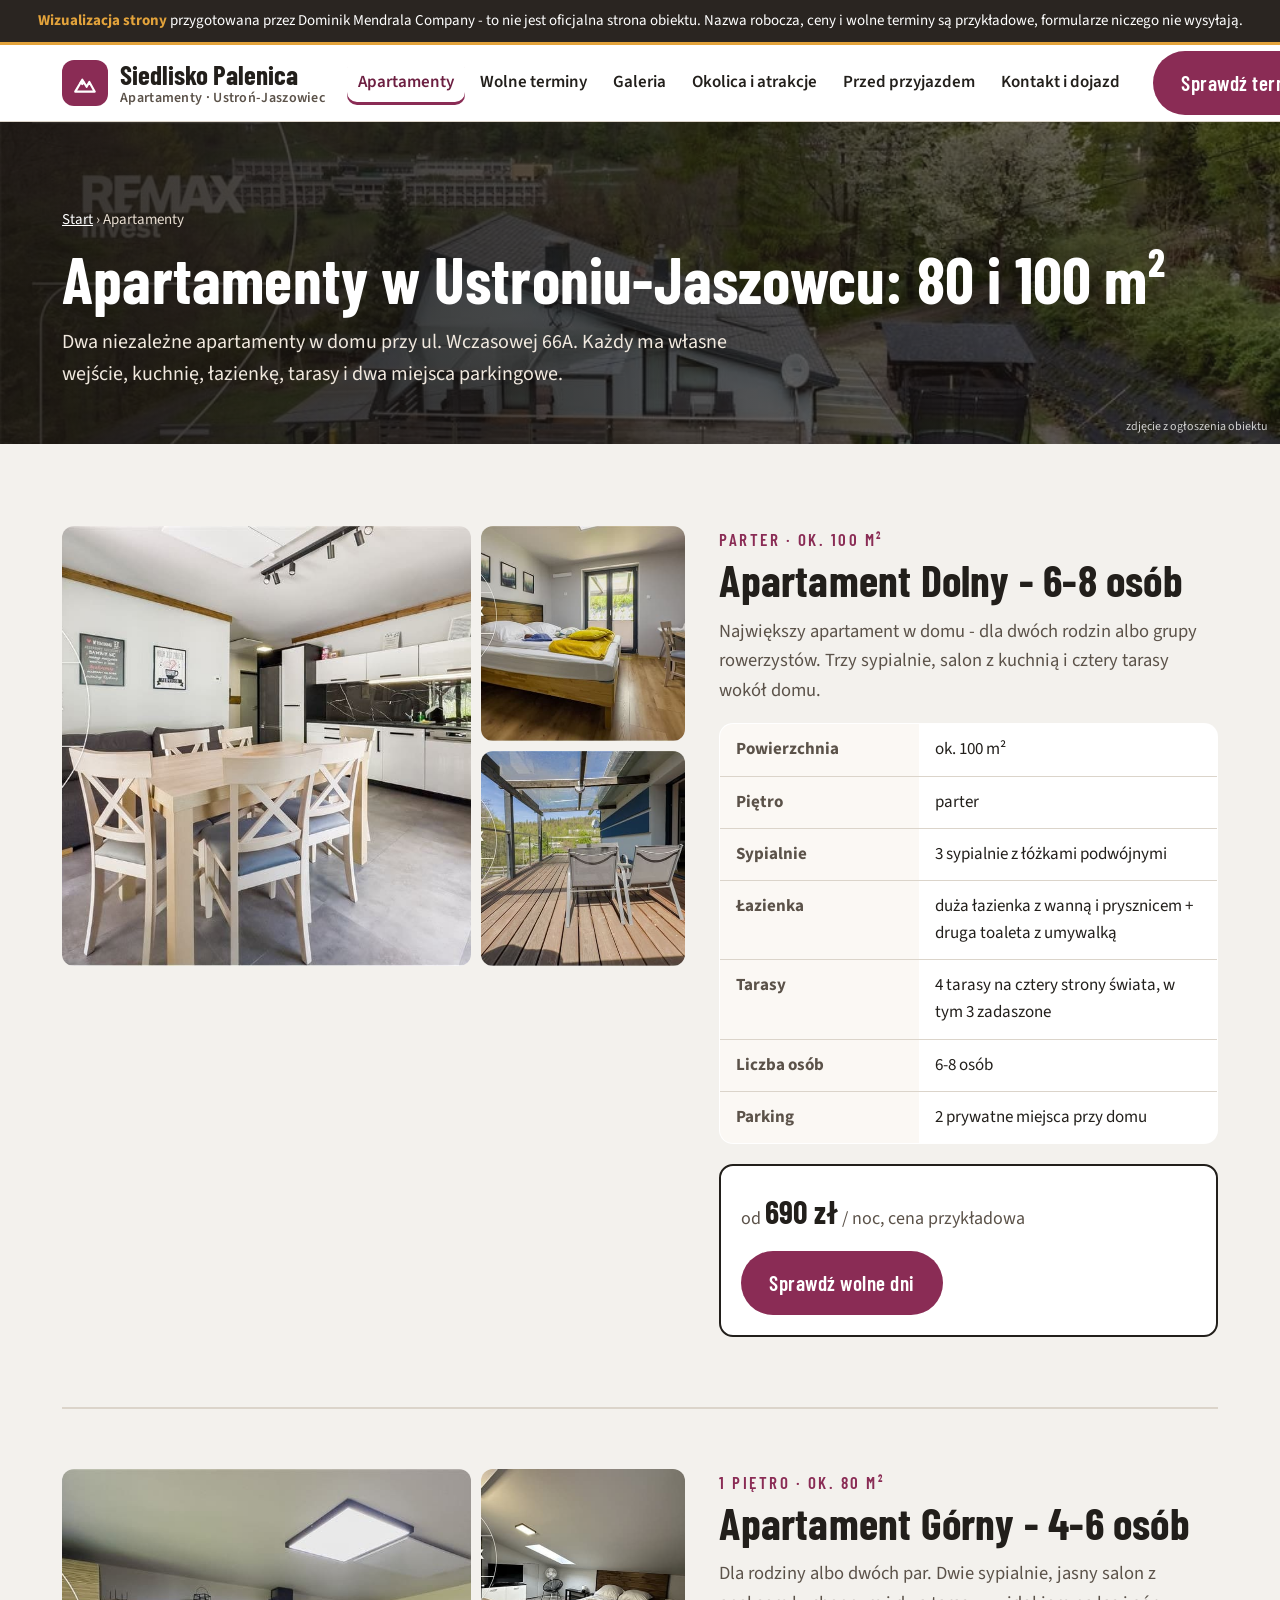
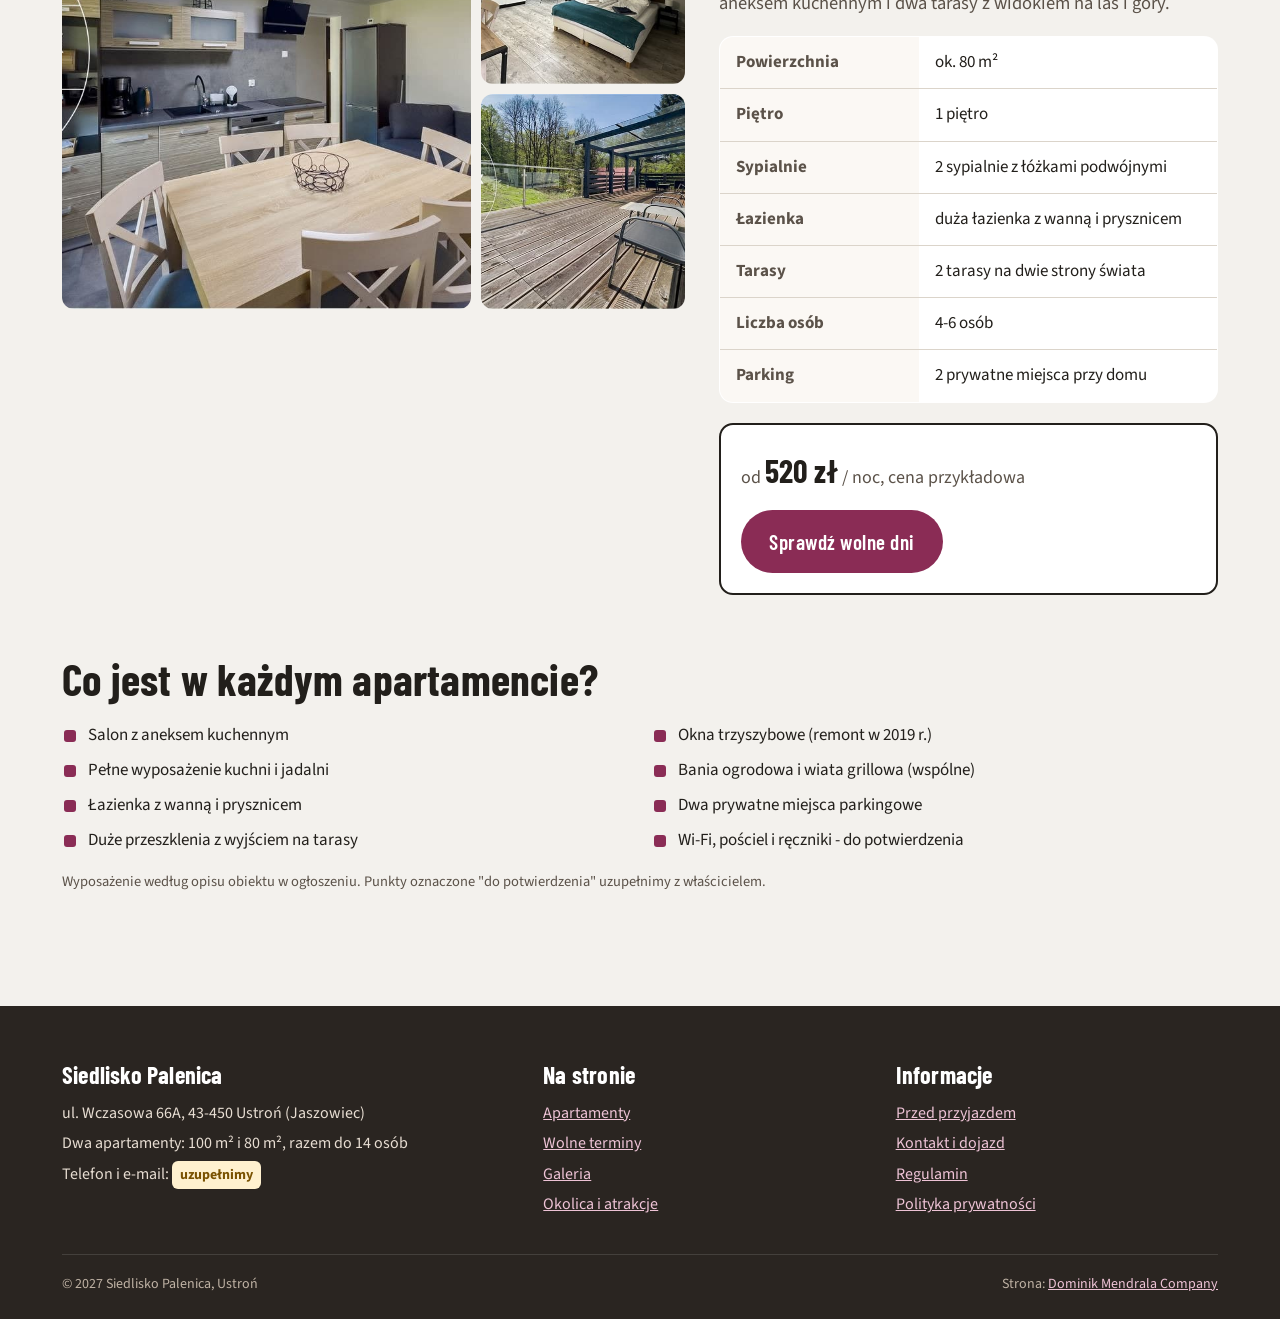
<file: apartamenty/index.html>
<!DOCTYPE html>
<html lang="pl">
<head>
<meta charset="UTF-8">
<meta name="viewport" content="width=device-width, initial-scale=1">
<title>Apartamenty 80 i 100 m² w Ustroniu-Jaszowcu - sypialnie, tarasy</title>
<meta name="description" content="Apartament Dolny 100 m² (3 sypialnie, 6-8 osób, 4 tarasy) i Górny 80 m² (2 sypialnie, 4-6 osób). Ustroń-Jaszowiec, przy Bike Parku Palenica.">
<meta name="robots" content="noindex, nofollow">
<link rel="preconnect" href="https://fonts.googleapis.com">
<link rel="preconnect" href="https://fonts.gstatic.com" crossorigin>
<link rel="stylesheet" href="https://fonts.googleapis.com/css2?family=Barlow+Condensed:wght@600;700&family=Source+Sans+3:wght@400;600;700&display=swap">
<link rel="stylesheet" href="../assets/style.css?v=20261124d">
</head>
<body data-base="../" data-page="apartamenty">
<div class="demo-bar"><span class="db-long"><b>Wizualizacja strony</b> przygotowana przez Dominik Mendrala Company - to nie jest oficjalna strona obiektu. Nazwa robocza, ceny i wolne terminy są przykładowe, formularze niczego nie wysyłają.</span><span class="db-short"><b>Próbka strony</b> - to nie jest oficjalna strona obiektu, ceny i terminy przykładowe</span></div>
<header>
  <div class="wrap nav">
    <a class="logo" href="../" aria-label="Siedlisko Palenica - strona główna">
      <span class="logo-mark" aria-hidden="true"><svg width="26" height="26" viewBox="0 0 24 24" fill="none" stroke="currentColor" stroke-width="2" stroke-linecap="round" stroke-linejoin="round"><path d="m3 20 6.5-11 4 6.5L16 11l5 9z"/><path d="m8 11.5 1.5 1.5 1.5-1.5"/></svg></span>
      <span class="logo-txt">Siedlisko Palenica<small>Apartamenty · Ustroń-Jaszowiec</small></span>
    </a>
    <ul class="menu"><li><a href="../apartamenty/" class="on" aria-current="page">Apartamenty</a></li><li><a href="../rezerwacja/">Wolne terminy</a></li><li><a href="../galeria/">Galeria</a></li><li><a href="../okolica/">Okolica i atrakcje</a></li><li><a href="../przed-przyjazdem/">Przed przyjazdem</a></li><li><a href="../kontakt/">Kontakt i dojazd</a></li></ul>
    <div class="nav-right"><a class="btn btn-rust" href="../rezerwacja/">Sprawdź terminy</a></div>
    <button class="burger" type="button" aria-label="Menu" aria-expanded="false" onclick="const h=this.closest('header');h.classList.toggle('open');this.setAttribute('aria-expanded',h.classList.contains('open'))"><span></span><span></span><span></span></button>
  </div>
</header>
<main>
<section class="page-hero" style="background-image:url('../img/dom-i-ogrod-siedlisko-palenica.jpg')">
  <div class="wrap"><div class="crumbs"><a href="../">Start</a> › Apartamenty</div><h1>Apartamenty w Ustroniu-Jaszowcu: 80 i 100 m²</h1><p>Dwa niezależne apartamenty w domu przy ul. Wczasowej 66A. Każdy ma własne wejście, kuchnię, łazienkę, tarasy i dwa miejsca parkingowe.</p></div>
  <div class="photo-credit">zdjęcie z ogłoszenia obiektu</div>
</section>
<section><div class="wrap">
<div class="apt-detail" id="dolny">
  <div class="strip"><div><img src="../img/salon-z-kuchnia-apartament-dolny-ustron.jpg" alt="Salon z aneksem kuchennym i stołem w Apartamencie Dolnym" data-full="../img/salon-z-kuchnia-apartament-dolny-ustron.jpg"></div><div><img src="../img/sypialnia-apartament-dolny-ustron-m.jpg" alt="Sypialnia z łóżkiem podwójnym i wyjściem na taras w Apartamencie Dolnym" width="640" height="427" loading="lazy" data-full="../img/sypialnia-apartament-dolny-ustron.jpg"></div><div><img src="../img/taras-apartament-dolny-ustron-m.jpg" alt="Zadaszony taras z widokiem na las przy Apartamencie Dolnym" width="640" height="427" loading="lazy" data-full="../img/taras-apartament-dolny-ustron.jpg"></div></div>
  <div>
    <span class="kicker">parter · ok. 100 m²</span>
    <h2>Apartament Dolny - 6-8 osób</h2>
    <p class="lead" style="font-size:18.5px">Największy apartament w domu - dla dwóch rodzin albo grupy rowerzystów. Trzy sypialnie, salon z kuchnią i cztery tarasy wokół domu.</p>
    <table class="spec">
      <tr><th>Powierzchnia</th><td>ok. 100 m²</td></tr>
      <tr><th>Piętro</th><td>parter</td></tr>
      <tr><th>Sypialnie</th><td>3 sypialnie z łóżkami podwójnymi</td></tr>
      <tr><th>Łazienka</th><td>duża łazienka z wanną i prysznicem + druga toaleta z umywalką</td></tr>
      <tr><th>Tarasy</th><td>4 tarasy na cztery strony świata, w tym 3 zadaszone</td></tr>
      <tr><th>Liczba osób</th><td>6-8 osób</td></tr>
      <tr><th>Parking</th><td>2 prywatne miejsca przy domu</td></tr>
    </table>
    <div class="price-box"><div><span class="muted">od</span> <b>690 zł</b> <span class="muted">/ noc, cena przykładowa</span></div><a class="btn btn-rust" href="../rezerwacja/?apartament=dolny">Sprawdź wolne dni</a></div>
  </div>
</div><div class="apt-detail" id="gorny">
  <div class="strip"><div><img src="../img/salon-z-kuchnia-apartament-gorny-ustron.jpg" alt="Kuchnia z jadalnią i sofą w Apartamencie Górnym" data-full="../img/salon-z-kuchnia-apartament-gorny-ustron.jpg"></div><div><img src="../img/sypialnia-poddasze-apartament-gorny-ustron-m.jpg" alt="Sypialnia na poddaszu z oknami dachowymi w Apartamencie Górnym" width="640" height="427" loading="lazy" data-full="../img/sypialnia-poddasze-apartament-gorny-ustron.jpg"></div><div><img src="../img/taras-apartament-gorny-ustron-m.jpg" alt="Taras Apartamentu Górnego z widokiem na las" width="640" height="427" loading="lazy" data-full="../img/taras-apartament-gorny-ustron.jpg"></div></div>
  <div>
    <span class="kicker">1 piętro · ok. 80 m²</span>
    <h2>Apartament Górny - 4-6 osób</h2>
    <p class="lead" style="font-size:18.5px">Dla rodziny albo dwóch par. Dwie sypialnie, jasny salon z aneksem kuchennym i dwa tarasy z widokiem na las i góry.</p>
    <table class="spec">
      <tr><th>Powierzchnia</th><td>ok. 80 m²</td></tr>
      <tr><th>Piętro</th><td>1 piętro</td></tr>
      <tr><th>Sypialnie</th><td>2 sypialnie z łóżkami podwójnymi</td></tr>
      <tr><th>Łazienka</th><td>duża łazienka z wanną i prysznicem</td></tr>
      <tr><th>Tarasy</th><td>2 tarasy na dwie strony świata</td></tr>
      <tr><th>Liczba osób</th><td>4-6 osób</td></tr>
      <tr><th>Parking</th><td>2 prywatne miejsca przy domu</td></tr>
    </table>
    <div class="price-box"><div><span class="muted">od</span> <b>520 zł</b> <span class="muted">/ noc, cena przykładowa</span></div><a class="btn btn-rust" href="../rezerwacja/?apartament=gorny">Sprawdź wolne dni</a></div>
  </div>
</div>
  <div style="margin-top:60px">
    <h2>Co jest w każdym apartamencie?</h2>
    <ul class="equip"><li>Salon z aneksem kuchennym</li><li>Pełne wyposażenie kuchni i jadalni</li><li>Łazienka z wanną i prysznicem</li><li>Duże przeszklenia z wyjściem na tarasy</li><li>Okna trzyszybowe (remont w 2019 r.)</li><li>Bania ogrodowa i wiata grillowa (wspólne)</li><li>Dwa prywatne miejsca parkingowe</li><li>Wi-Fi, pościel i ręczniki - do potwierdzenia</li></ul>
    <p class="note">Wyposażenie według opisu obiektu w ogłoszeniu. Punkty oznaczone "do potwierdzenia" uzupełnimy z właścicielem.</p>
  </div>
</div></section>
</main>
<footer>
  <div class="wrap">
    <div class="foot">
      <div>
        <h4>Siedlisko Palenica</h4>
        <p>ul. Wczasowa 66A, 43-450 Ustroń (Jaszowiec)<br>Dwa apartamenty: 100 m² i 80 m², razem do 14 osób<br>Telefon i e-mail: <span class="todo">uzupełnimy</span></p>
      </div>
      <div>
        <h4>Na stronie</h4>
        <p><a href="../apartamenty/">Apartamenty</a><br><a href="../rezerwacja/">Wolne terminy</a><br><a href="../galeria/">Galeria</a><br><a href="../okolica/">Okolica i atrakcje</a></p>
      </div>
      <div>
        <h4>Informacje</h4>
        <p><a href="../przed-przyjazdem/">Przed przyjazdem</a><br><a href="../kontakt/">Kontakt i dojazd</a><br><a href="#">Regulamin</a><br><a href="#">Polityka prywatności</a></p>
      </div>
    </div>
    <div class="copy"><span>© 2027 Siedlisko Palenica, Ustroń</span><span>Strona: <a href="https://dmcompany.com.pl">Dominik Mendrala Company</a></span></div>
  </div>
</footer>
<a class="btn btn-rust mobile-cta" href="../rezerwacja/">Sprawdź wolne terminy</a>
<script src="../assets/app.js?v=20261124d"></script>
</body>
</html>
</file>
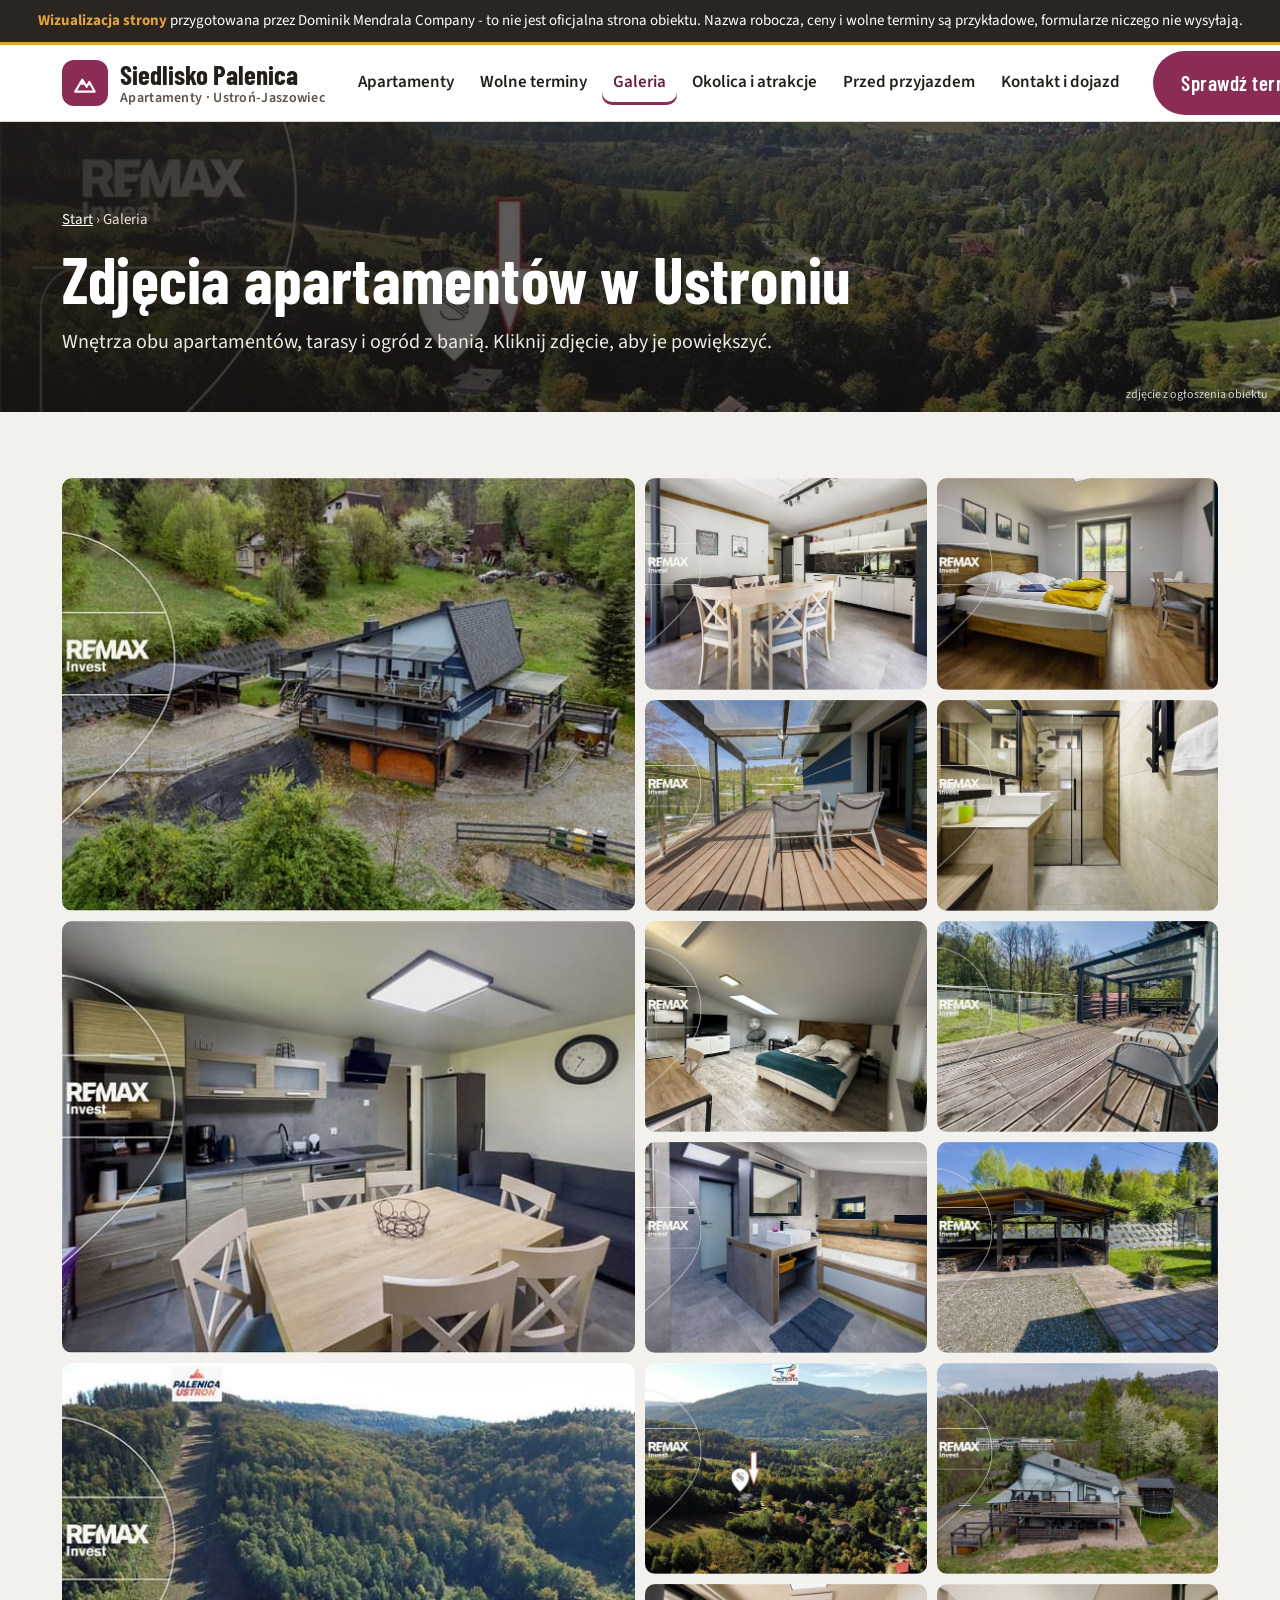
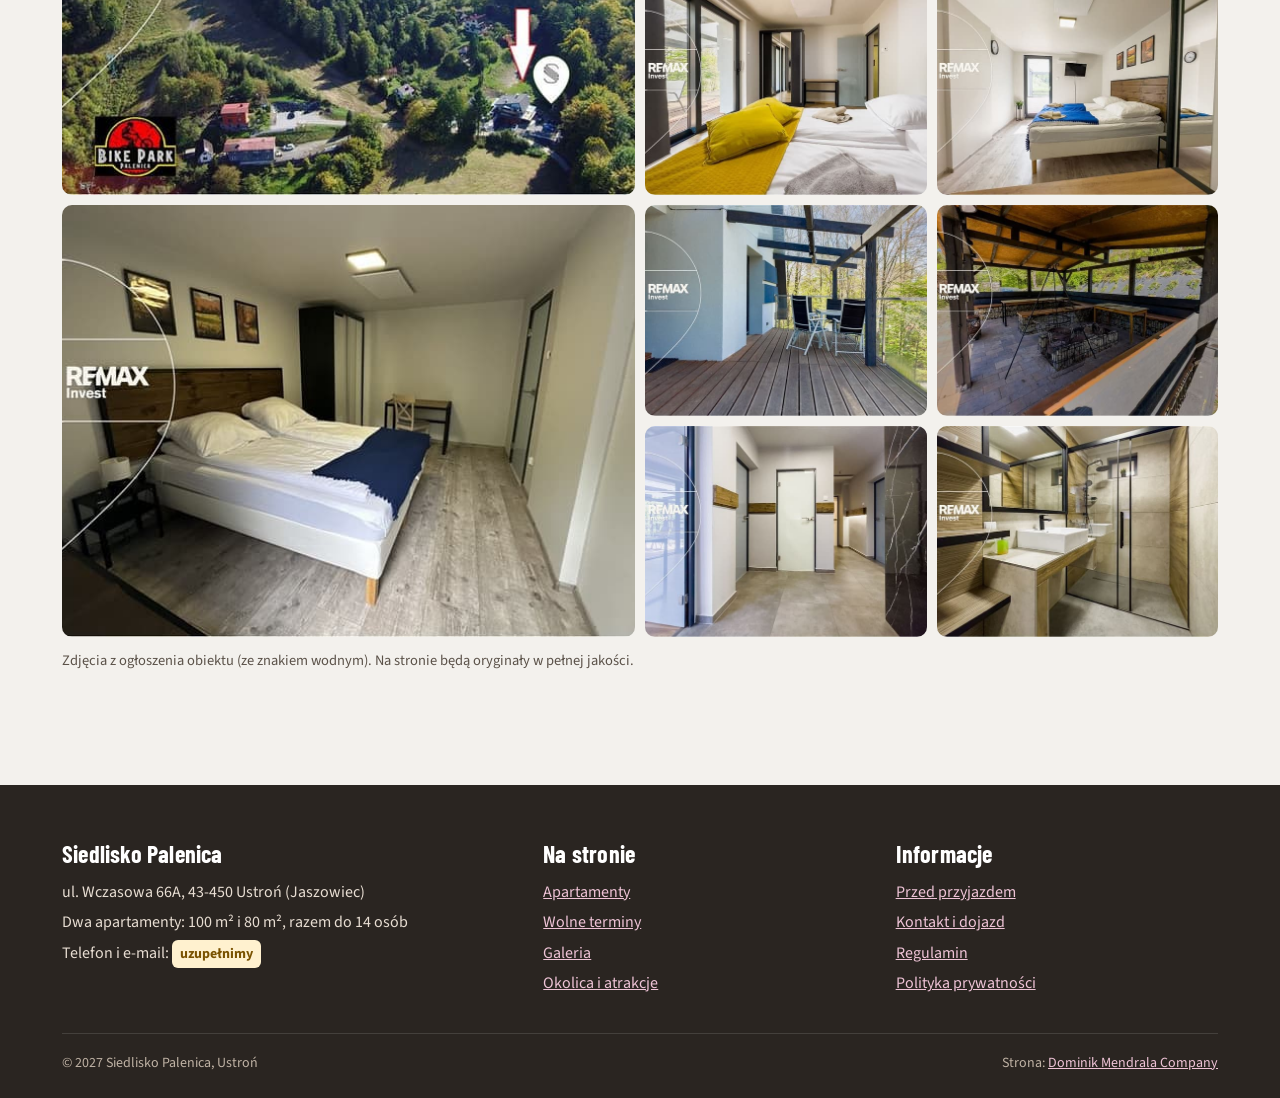
<file: galeria/index.html>
<!DOCTYPE html>
<html lang="pl">
<head>
<meta charset="UTF-8">
<meta name="viewport" content="width=device-width, initial-scale=1">
<title>Zdjęcia apartamentów w Ustroniu - wnętrza, tarasy, bania i grill</title>
<meta name="description" content="Zdjęcia Siedliska Palenica w Ustroniu-Jaszowcu: salony z kuchnią, sypialnie, tarasy, bania ogrodowa i wiata grillowa. Kliknij, aby powiększyć.">
<meta name="robots" content="noindex, nofollow">
<link rel="preconnect" href="https://fonts.googleapis.com">
<link rel="preconnect" href="https://fonts.gstatic.com" crossorigin>
<link rel="stylesheet" href="https://fonts.googleapis.com/css2?family=Barlow+Condensed:wght@600;700&family=Source+Sans+3:wght@400;600;700&display=swap">
<link rel="stylesheet" href="../assets/style.css?v=20261124d">
</head>
<body data-base="../" data-page="galeria">
<div class="demo-bar"><span class="db-long"><b>Wizualizacja strony</b> przygotowana przez Dominik Mendrala Company - to nie jest oficjalna strona obiektu. Nazwa robocza, ceny i wolne terminy są przykładowe, formularze niczego nie wysyłają.</span><span class="db-short"><b>Próbka strony</b> - to nie jest oficjalna strona obiektu, ceny i terminy przykładowe</span></div>
<header>
  <div class="wrap nav">
    <a class="logo" href="../" aria-label="Siedlisko Palenica - strona główna">
      <span class="logo-mark" aria-hidden="true"><svg width="26" height="26" viewBox="0 0 24 24" fill="none" stroke="currentColor" stroke-width="2" stroke-linecap="round" stroke-linejoin="round"><path d="m3 20 6.5-11 4 6.5L16 11l5 9z"/><path d="m8 11.5 1.5 1.5 1.5-1.5"/></svg></span>
      <span class="logo-txt">Siedlisko Palenica<small>Apartamenty · Ustroń-Jaszowiec</small></span>
    </a>
    <ul class="menu"><li><a href="../apartamenty/">Apartamenty</a></li><li><a href="../rezerwacja/">Wolne terminy</a></li><li><a href="../galeria/" class="on" aria-current="page">Galeria</a></li><li><a href="../okolica/">Okolica i atrakcje</a></li><li><a href="../przed-przyjazdem/">Przed przyjazdem</a></li><li><a href="../kontakt/">Kontakt i dojazd</a></li></ul>
    <div class="nav-right"><a class="btn btn-rust" href="../rezerwacja/">Sprawdź terminy</a></div>
    <button class="burger" type="button" aria-label="Menu" aria-expanded="false" onclick="const h=this.closest('header');h.classList.toggle('open');this.setAttribute('aria-expanded',h.classList.contains('open'))"><span></span><span></span><span></span></button>
  </div>
</header>
<main>
<section class="page-hero" style="background-image:url('../img/widok-z-drona-czantoria-ustron.jpg')">
  <div class="wrap"><div class="crumbs"><a href="../">Start</a> › Galeria</div><h1>Zdjęcia apartamentów w Ustroniu</h1><p>Wnętrza obu apartamentów, tarasy i ogród z banią. Kliknij zdjęcie, aby je powiększyć.</p></div>
  <div class="photo-credit">zdjęcie z ogłoszenia obiektu</div>
</section>
<section style="padding-top:40px"><div class="wrap">
  <div class="gal" id="gallery"><button type="button" aria-label="Powiększ: Dom z dwoma apartamentami w Ustroniu-Jaszowcu, widok z ogrodu"><img src="../img/dom-z-apartamentami-ustron-jaszowiec-m.jpg" alt="Dom z dwoma apartamentami w Ustroniu-Jaszowcu, widok z ogrodu" width="640" height="427" loading="lazy" data-full="../img/dom-z-apartamentami-ustron-jaszowiec.jpg"></button><button type="button" aria-label="Powiększ: Salon z aneksem kuchennym i stołem w Apartamencie Dolnym"><img src="../img/salon-z-kuchnia-apartament-dolny-ustron-m.jpg" alt="Salon z aneksem kuchennym i stołem w Apartamencie Dolnym" width="640" height="427" loading="lazy" data-full="../img/salon-z-kuchnia-apartament-dolny-ustron.jpg"></button><button type="button" aria-label="Powiększ: Sypialnia z łóżkiem podwójnym i wyjściem na taras w Apartamencie Dolnym"><img src="../img/sypialnia-apartament-dolny-ustron-m.jpg" alt="Sypialnia z łóżkiem podwójnym i wyjściem na taras w Apartamencie Dolnym" width="640" height="427" loading="lazy" data-full="../img/sypialnia-apartament-dolny-ustron.jpg"></button><button type="button" aria-label="Powiększ: Zadaszony taras z widokiem na las przy Apartamencie Dolnym"><img src="../img/taras-apartament-dolny-ustron-m.jpg" alt="Zadaszony taras z widokiem na las przy Apartamencie Dolnym" width="640" height="427" loading="lazy" data-full="../img/taras-apartament-dolny-ustron.jpg"></button><button type="button" aria-label="Powiększ: Łazienka z prysznicem w Apartamencie Dolnym"><img src="../img/lazienka-apartament-dolny-ustron-m.jpg" alt="Łazienka z prysznicem w Apartamencie Dolnym" width="640" height="427" loading="lazy" data-full="../img/lazienka-apartament-dolny-ustron.jpg"></button><button type="button" aria-label="Powiększ: Kuchnia z jadalnią i sofą w Apartamencie Górnym"><img src="../img/salon-z-kuchnia-apartament-gorny-ustron-m.jpg" alt="Kuchnia z jadalnią i sofą w Apartamencie Górnym" width="640" height="427" loading="lazy" data-full="../img/salon-z-kuchnia-apartament-gorny-ustron.jpg"></button><button type="button" aria-label="Powiększ: Sypialnia na poddaszu z oknami dachowymi w Apartamencie Górnym"><img src="../img/sypialnia-poddasze-apartament-gorny-ustron-m.jpg" alt="Sypialnia na poddaszu z oknami dachowymi w Apartamencie Górnym" width="640" height="427" loading="lazy" data-full="../img/sypialnia-poddasze-apartament-gorny-ustron.jpg"></button><button type="button" aria-label="Powiększ: Taras Apartamentu Górnego z widokiem na las"><img src="../img/taras-apartament-gorny-ustron-m.jpg" alt="Taras Apartamentu Górnego z widokiem na las" width="640" height="427" loading="lazy" data-full="../img/taras-apartament-gorny-ustron.jpg"></button><button type="button" aria-label="Powiększ: Łazienka z wanną w Apartamencie Górnym"><img src="../img/lazienka-z-wanna-apartament-gorny-ustron-m.jpg" alt="Łazienka z wanną w Apartamencie Górnym" width="640" height="427" loading="lazy" data-full="../img/lazienka-z-wanna-apartament-gorny-ustron.jpg"></button><button type="button" aria-label="Powiększ: Zadaszona wiata grillowa przy domu"><img src="../img/wiata-grillowa-siedlisko-palenica-m.jpg" alt="Zadaszona wiata grillowa przy domu" width="640" height="427" loading="lazy" data-full="../img/wiata-grillowa-siedlisko-palenica.jpg"></button><button type="button" aria-label="Powiększ: Widok z drona: dom i stok Bike Parku Palenica"><img src="../img/widok-z-drona-bike-park-palenica-m.jpg" alt="Widok z drona: dom i stok Bike Parku Palenica" width="640" height="427" loading="lazy" data-full="../img/widok-z-drona-bike-park-palenica.jpg"></button><button type="button" aria-label="Powiększ: Widok z drona na dom i Czantorię"><img src="../img/widok-z-drona-czantoria-ustron-m.jpg" alt="Widok z drona na dom i Czantorię" width="640" height="427" loading="lazy" data-full="../img/widok-z-drona-czantoria-ustron.jpg"></button><button type="button" aria-label="Powiększ: Dom z tarasami i ogród od strony lasu"><img src="../img/dom-i-ogrod-siedlisko-palenica-m.jpg" alt="Dom z tarasami i ogród od strony lasu" width="640" height="427" loading="lazy" data-full="../img/dom-i-ogrod-siedlisko-palenica.jpg"></button><button type="button" aria-label="Powiększ: Jasna sypialnia z przeszkleniem na taras w Apartamencie Dolnym"><img src="../img/sypialnia-z-tarasem-apartament-dolny-m.jpg" alt="Jasna sypialnia z przeszkleniem na taras w Apartamencie Dolnym" width="640" height="427" loading="lazy" data-full="../img/sypialnia-z-tarasem-apartament-dolny.jpg"></button><button type="button" aria-label="Powiększ: Sypialnia z łóżkiem podwójnym w Apartamencie Dolnym"><img src="../img/sypialnia-apartament-dolny-niebieska-m.jpg" alt="Sypialnia z łóżkiem podwójnym w Apartamencie Dolnym" width="640" height="427" loading="lazy" data-full="../img/sypialnia-apartament-dolny-niebieska.jpg"></button><button type="button" aria-label="Powiększ: Sypialnia w Apartamencie Górnym"><img src="../img/sypialnia-apartament-gorny-m.jpg" alt="Sypialnia w Apartamencie Górnym" width="640" height="427" loading="lazy" data-full="../img/sypialnia-apartament-gorny.jpg"></button><button type="button" aria-label="Powiększ: Taras ze stołem przy Apartamencie Górnym"><img src="../img/taras-ze-stolem-apartament-gorny-m.jpg" alt="Taras ze stołem przy Apartamencie Górnym" width="640" height="427" loading="lazy" data-full="../img/taras-ze-stolem-apartament-gorny.jpg"></button><button type="button" aria-label="Powiększ: Stół i grill pod wiatą"><img src="../img/wiata-grillowa-stol-i-grill-m.jpg" alt="Stół i grill pod wiatą" width="640" height="427" loading="lazy" data-full="../img/wiata-grillowa-stol-i-grill.jpg"></button><button type="button" aria-label="Powiększ: Przedpokój w Apartamencie Dolnym"><img src="../img/przedpokoj-apartament-dolny-m.jpg" alt="Przedpokój w Apartamencie Dolnym" width="640" height="427" loading="lazy" data-full="../img/przedpokoj-apartament-dolny.jpg"></button><button type="button" aria-label="Powiększ: Łazienka z prysznicem i umywalką na blacie"><img src="../img/lazienka-z-prysznicem-walk-in-m.jpg" alt="Łazienka z prysznicem i umywalką na blacie" width="640" height="427" loading="lazy" data-full="../img/lazienka-z-prysznicem-walk-in.jpg"></button></div>
  <p class="note">Zdjęcia z ogłoszenia obiektu (ze znakiem wodnym). Na stronie będą oryginały w pełnej jakości.</p>
</div></section>
</main>
<footer>
  <div class="wrap">
    <div class="foot">
      <div>
        <h4>Siedlisko Palenica</h4>
        <p>ul. Wczasowa 66A, 43-450 Ustroń (Jaszowiec)<br>Dwa apartamenty: 100 m² i 80 m², razem do 14 osób<br>Telefon i e-mail: <span class="todo">uzupełnimy</span></p>
      </div>
      <div>
        <h4>Na stronie</h4>
        <p><a href="../apartamenty/">Apartamenty</a><br><a href="../rezerwacja/">Wolne terminy</a><br><a href="../galeria/">Galeria</a><br><a href="../okolica/">Okolica i atrakcje</a></p>
      </div>
      <div>
        <h4>Informacje</h4>
        <p><a href="../przed-przyjazdem/">Przed przyjazdem</a><br><a href="../kontakt/">Kontakt i dojazd</a><br><a href="#">Regulamin</a><br><a href="#">Polityka prywatności</a></p>
      </div>
    </div>
    <div class="copy"><span>© 2027 Siedlisko Palenica, Ustroń</span><span>Strona: <a href="https://dmcompany.com.pl">Dominik Mendrala Company</a></span></div>
  </div>
</footer>
<a class="btn btn-rust mobile-cta" href="../rezerwacja/">Sprawdź wolne terminy</a>
<div class="lightbox" id="lb" role="dialog" aria-label="Powiększone zdjęcie">
  <button class="lb-close" id="lbClose" aria-label="Zamknij">×</button>
  <button class="lb-btn lb-prev" id="lbPrev" aria-label="Poprzednie zdjęcie">‹</button>
  <img id="lbImg" alt="">
  <button class="lb-btn lb-next" id="lbNext" aria-label="Następne zdjęcie">›</button>
</div>
<script src="../assets/app.js?v=20261124d"></script>
</body>
</html>
</file>
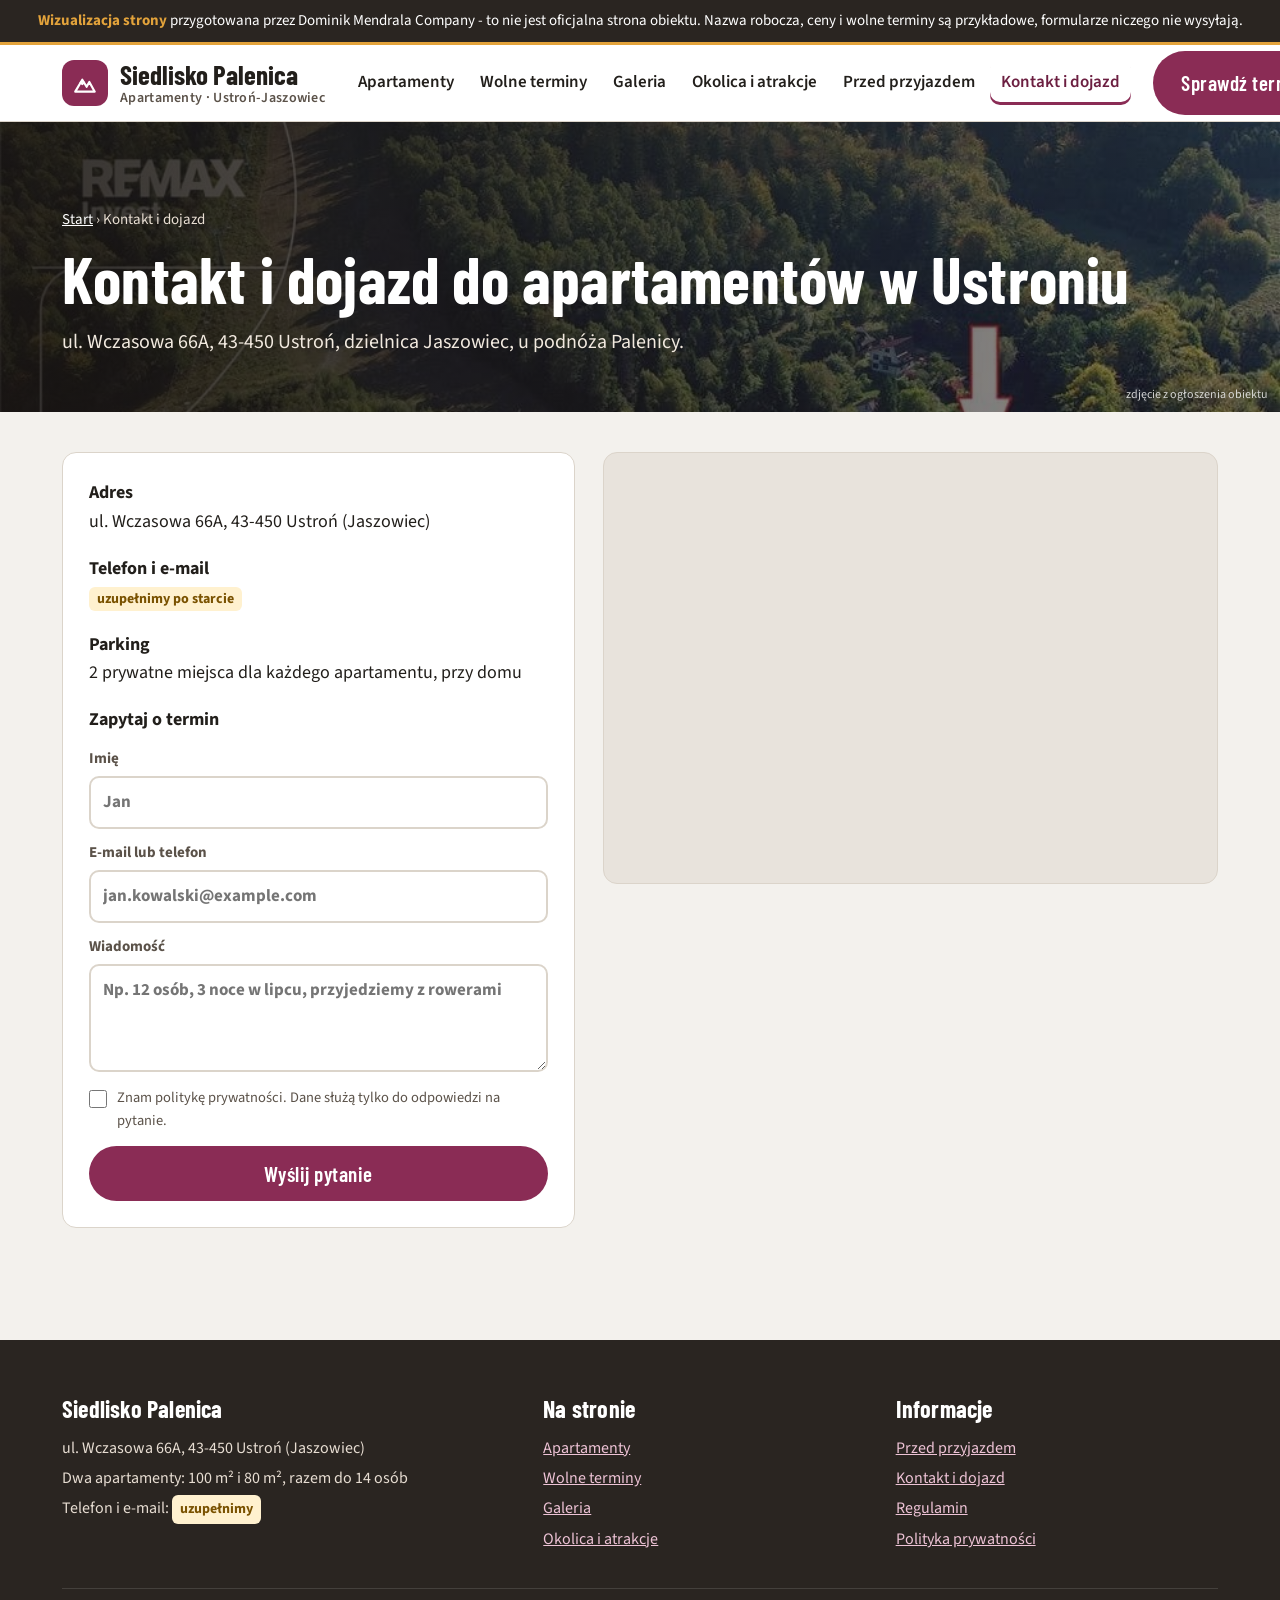
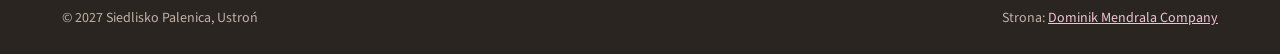
<file: kontakt/index.html>
<!DOCTYPE html>
<html lang="pl">
<head>
<meta charset="UTF-8">
<meta name="viewport" content="width=device-width, initial-scale=1">
<title>Kontakt i dojazd - Siedlisko Palenica, ul. Wczasowa 66A, Ustroń</title>
<meta name="description" content="Siedlisko Palenica, ul. Wczasowa 66A, 43-450 Ustroń (Jaszowiec). Dojazd autem, parking przy domu, mapa i formularz pytania o termin.">
<meta name="robots" content="noindex, nofollow">
<link rel="preconnect" href="https://fonts.googleapis.com">
<link rel="preconnect" href="https://fonts.gstatic.com" crossorigin>
<link rel="stylesheet" href="https://fonts.googleapis.com/css2?family=Barlow+Condensed:wght@600;700&family=Source+Sans+3:wght@400;600;700&display=swap">
<link rel="stylesheet" href="../assets/style.css?v=20261124d">
</head>
<body data-base="../" data-page="kontakt">
<div class="demo-bar"><span class="db-long"><b>Wizualizacja strony</b> przygotowana przez Dominik Mendrala Company - to nie jest oficjalna strona obiektu. Nazwa robocza, ceny i wolne terminy są przykładowe, formularze niczego nie wysyłają.</span><span class="db-short"><b>Próbka strony</b> - to nie jest oficjalna strona obiektu, ceny i terminy przykładowe</span></div>
<header>
  <div class="wrap nav">
    <a class="logo" href="../" aria-label="Siedlisko Palenica - strona główna">
      <span class="logo-mark" aria-hidden="true"><svg width="26" height="26" viewBox="0 0 24 24" fill="none" stroke="currentColor" stroke-width="2" stroke-linecap="round" stroke-linejoin="round"><path d="m3 20 6.5-11 4 6.5L16 11l5 9z"/><path d="m8 11.5 1.5 1.5 1.5-1.5"/></svg></span>
      <span class="logo-txt">Siedlisko Palenica<small>Apartamenty · Ustroń-Jaszowiec</small></span>
    </a>
    <ul class="menu"><li><a href="../apartamenty/">Apartamenty</a></li><li><a href="../rezerwacja/">Wolne terminy</a></li><li><a href="../galeria/">Galeria</a></li><li><a href="../okolica/">Okolica i atrakcje</a></li><li><a href="../przed-przyjazdem/">Przed przyjazdem</a></li><li><a href="../kontakt/" class="on" aria-current="page">Kontakt i dojazd</a></li></ul>
    <div class="nav-right"><a class="btn btn-rust" href="../rezerwacja/">Sprawdź terminy</a></div>
    <button class="burger" type="button" aria-label="Menu" aria-expanded="false" onclick="const h=this.closest('header');h.classList.toggle('open');this.setAttribute('aria-expanded',h.classList.contains('open'))"><span></span><span></span><span></span></button>
  </div>
</header>
<main>
<section class="page-hero" style="background-image:url('../img/widok-z-drona-bike-park-palenica.jpg')">
  <div class="wrap"><div class="crumbs"><a href="../">Start</a> › Kontakt i dojazd</div><h1>Kontakt i dojazd do apartamentów w Ustroniu</h1><p>ul. Wczasowa 66A, 43-450 Ustroń, dzielnica Jaszowiec, u podnóża Palenicy.</p></div>
  <div class="photo-credit">zdjęcie z ogłoszenia obiektu</div>
</section>
<section style="padding-top:40px"><div class="wrap"><div class="contact-grid">
  <div class="contact-card">
    <div><b>Adres</b><br>ul. Wczasowa 66A, 43-450 Ustroń (Jaszowiec)</div>
    <div><b>Telefon i e-mail</b><br><span class="todo">uzupełnimy po starcie</span></div>
    <div><b>Parking</b><br>2 prywatne miejsca dla każdego apartamentu, przy domu</div>
    <form data-demo>
      <b>Zapytaj o termin</b>
      <label class="f">Imię<input required autocomplete="given-name" placeholder="Jan"></label>
      <label class="f">E-mail lub telefon<input required placeholder="jan.kowalski@example.com"></label>
      <label class="f">Wiadomość<textarea rows="3" placeholder="Np. 12 osób, 3 noce w lipcu, przyjedziemy z rowerami"></textarea></label>
      <label class="chk"><input type="checkbox" required> Znam politykę prywatności. Dane służą tylko do odpowiedzi na pytanie.</label>
      <button class="btn btn-rust" style="width:100%;margin-top:14px" type="submit">Wyślij pytanie</button>
    </form>
  </div>
  <div class="map"><iframe title="Mapa dojazdu - ul. Wczasowa 66A, Ustroń" loading="lazy" src="https://maps.google.com/maps?q=Wczasowa%2066A%2C%2043-450%20Ustro%C5%84&amp;z=14&amp;output=embed"></iframe></div>
</div></div></section>
</main>
<footer>
  <div class="wrap">
    <div class="foot">
      <div>
        <h4>Siedlisko Palenica</h4>
        <p>ul. Wczasowa 66A, 43-450 Ustroń (Jaszowiec)<br>Dwa apartamenty: 100 m² i 80 m², razem do 14 osób<br>Telefon i e-mail: <span class="todo">uzupełnimy</span></p>
      </div>
      <div>
        <h4>Na stronie</h4>
        <p><a href="../apartamenty/">Apartamenty</a><br><a href="../rezerwacja/">Wolne terminy</a><br><a href="../galeria/">Galeria</a><br><a href="../okolica/">Okolica i atrakcje</a></p>
      </div>
      <div>
        <h4>Informacje</h4>
        <p><a href="../przed-przyjazdem/">Przed przyjazdem</a><br><a href="../kontakt/">Kontakt i dojazd</a><br><a href="#">Regulamin</a><br><a href="#">Polityka prywatności</a></p>
      </div>
    </div>
    <div class="copy"><span>© 2027 Siedlisko Palenica, Ustroń</span><span>Strona: <a href="https://dmcompany.com.pl">Dominik Mendrala Company</a></span></div>
  </div>
</footer>
<a class="btn btn-rust mobile-cta" href="../rezerwacja/">Sprawdź wolne terminy</a>
<script src="../assets/app.js?v=20261124d"></script>
</body>
</html>
</file>
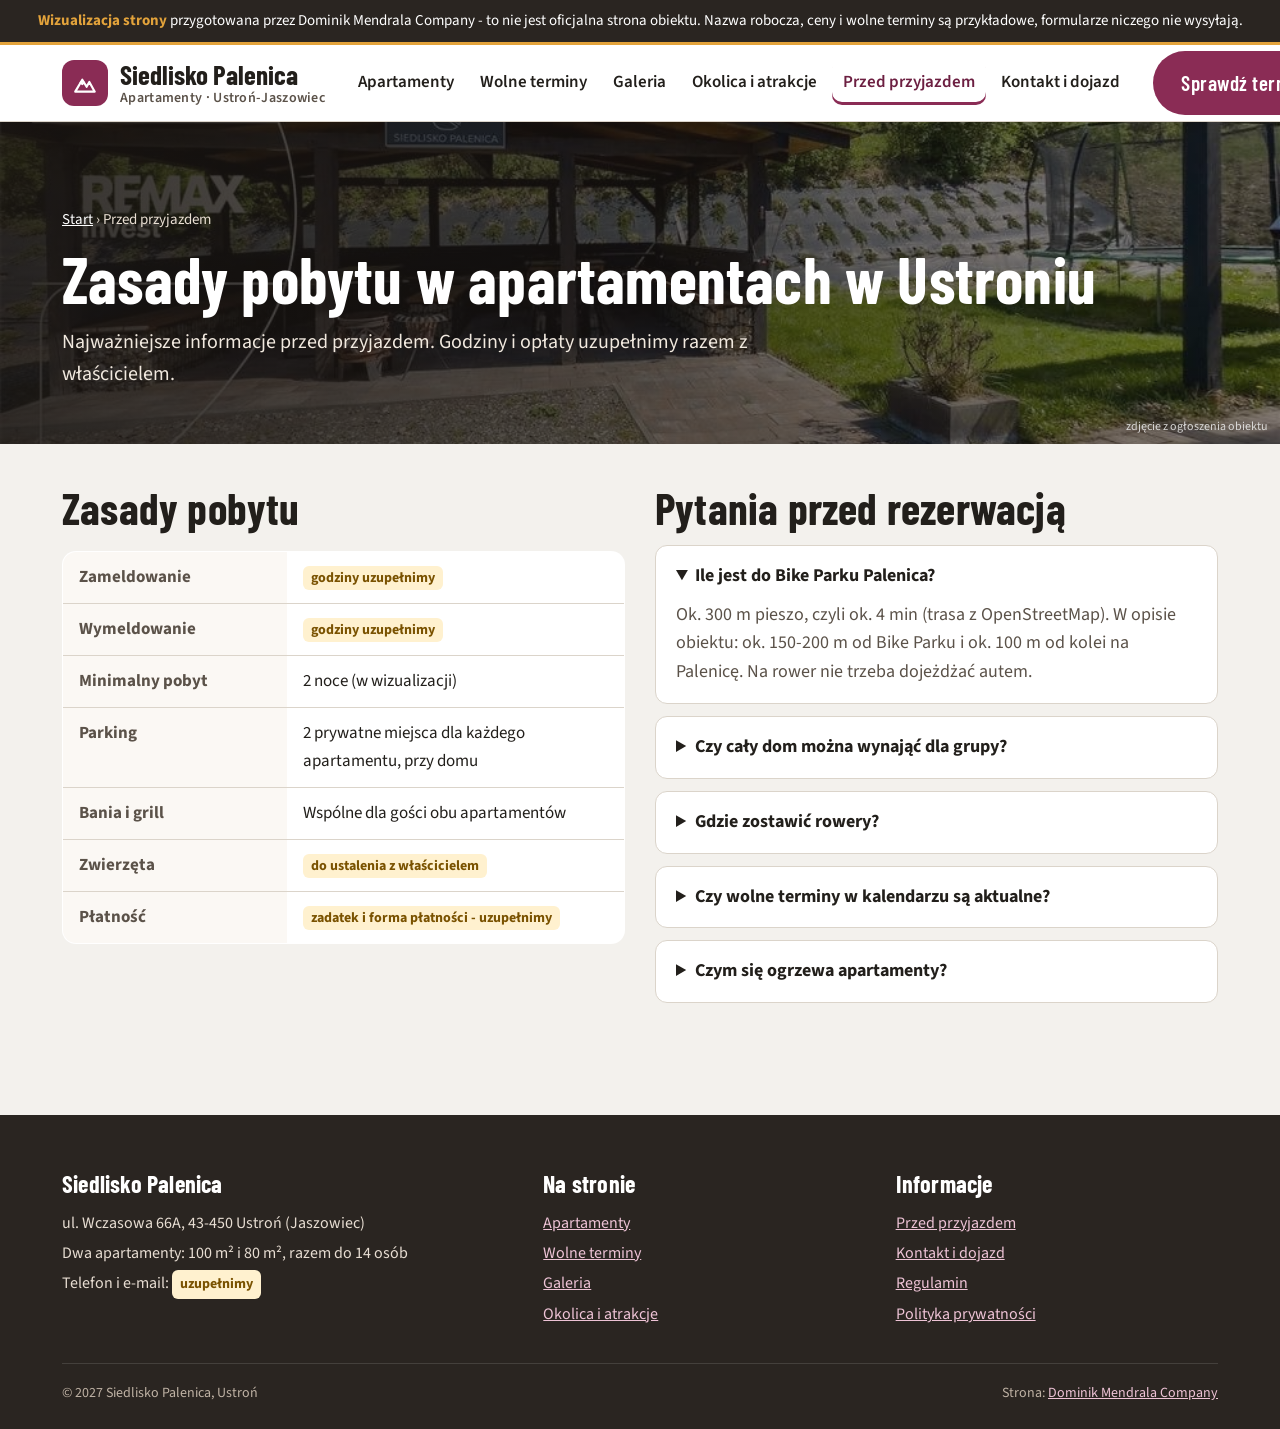
<file: przed-przyjazdem/index.html>
<!DOCTYPE html>
<html lang="pl">
<head>
<meta charset="UTF-8">
<meta name="viewport" content="width=device-width, initial-scale=1">
<title>Przed przyjazdem do apartamentów w Ustroniu - zasady i pytania</title>
<meta name="description" content="Zasady pobytu w Siedlisku Palenica w Ustroniu: zameldowanie, parking, bania, grill, rowery, zwierzęta. Odpowiedzi na pytania gości przed rezerwacją.">
<meta name="robots" content="noindex, nofollow">
<link rel="preconnect" href="https://fonts.googleapis.com">
<link rel="preconnect" href="https://fonts.gstatic.com" crossorigin>
<link rel="stylesheet" href="https://fonts.googleapis.com/css2?family=Barlow+Condensed:wght@600;700&family=Source+Sans+3:wght@400;600;700&display=swap">
<link rel="stylesheet" href="../assets/style.css?v=20261124d">
</head>
<body data-base="../" data-page="przed-przyjazdem">
<div class="demo-bar"><span class="db-long"><b>Wizualizacja strony</b> przygotowana przez Dominik Mendrala Company - to nie jest oficjalna strona obiektu. Nazwa robocza, ceny i wolne terminy są przykładowe, formularze niczego nie wysyłają.</span><span class="db-short"><b>Próbka strony</b> - to nie jest oficjalna strona obiektu, ceny i terminy przykładowe</span></div>
<header>
  <div class="wrap nav">
    <a class="logo" href="../" aria-label="Siedlisko Palenica - strona główna">
      <span class="logo-mark" aria-hidden="true"><svg width="26" height="26" viewBox="0 0 24 24" fill="none" stroke="currentColor" stroke-width="2" stroke-linecap="round" stroke-linejoin="round"><path d="m3 20 6.5-11 4 6.5L16 11l5 9z"/><path d="m8 11.5 1.5 1.5 1.5-1.5"/></svg></span>
      <span class="logo-txt">Siedlisko Palenica<small>Apartamenty · Ustroń-Jaszowiec</small></span>
    </a>
    <ul class="menu"><li><a href="../apartamenty/">Apartamenty</a></li><li><a href="../rezerwacja/">Wolne terminy</a></li><li><a href="../galeria/">Galeria</a></li><li><a href="../okolica/">Okolica i atrakcje</a></li><li><a href="../przed-przyjazdem/" class="on" aria-current="page">Przed przyjazdem</a></li><li><a href="../kontakt/">Kontakt i dojazd</a></li></ul>
    <div class="nav-right"><a class="btn btn-rust" href="../rezerwacja/">Sprawdź terminy</a></div>
    <button class="burger" type="button" aria-label="Menu" aria-expanded="false" onclick="const h=this.closest('header');h.classList.toggle('open');this.setAttribute('aria-expanded',h.classList.contains('open'))"><span></span><span></span><span></span></button>
  </div>
</header>
<main>
<section class="page-hero" style="background-image:url('../img/wiata-grillowa-siedlisko-palenica.jpg')">
  <div class="wrap"><div class="crumbs"><a href="../">Start</a> › Przed przyjazdem</div><h1>Zasady pobytu w apartamentach w Ustroniu</h1><p>Najważniejsze informacje przed przyjazdem. Godziny i opłaty uzupełnimy razem z właścicielem.</p></div>
  <div class="photo-credit">zdjęcie z ogłoszenia obiektu</div>
</section>
<section style="padding-top:40px"><div class="wrap"><div class="rules">
  <div>
    <h2>Zasady pobytu</h2>
    <table class="spec">
      <tr><th>Zameldowanie</th><td><span class="todo">godziny uzupełnimy</span></td></tr>
      <tr><th>Wymeldowanie</th><td><span class="todo">godziny uzupełnimy</span></td></tr>
      <tr><th>Minimalny pobyt</th><td>2 noce (w wizualizacji)</td></tr>
      <tr><th>Parking</th><td>2 prywatne miejsca dla każdego apartamentu, przy domu</td></tr>
      <tr><th>Bania i grill</th><td>Wspólne dla gości obu apartamentów</td></tr>
      <tr><th>Zwierzęta</th><td><span class="todo">do ustalenia z właścicielem</span></td></tr>
      <tr><th>Płatność</th><td><span class="todo">zadatek i forma płatności - uzupełnimy</span></td></tr>
    </table>
  </div>
  <div>
    <h2>Pytania przed rezerwacją</h2>
    <details open><summary>Ile jest do Bike Parku Palenica?</summary><p>Ok. 300 m pieszo, czyli ok. 4 min (trasa z OpenStreetMap). W opisie obiektu: ok. 150-200 m od Bike Parku i ok. 100 m od kolei na Palenicę. Na rower nie trzeba dojeżdżać autem.</p></details>
    <details><summary>Czy cały dom można wynająć dla grupy?</summary><p>Tak. Oba apartamenty razem mają 5 sypialni i mieszczą do 14 osób. Mają osobne wejścia, a bania i wiata grillowa są wspólne.</p></details>
    <details><summary>Gdzie zostawić rowery?</summary><p>Przy domu są dwa pomieszczenia gospodarcze z wyjściem na parking. <span class="todo">Czy goście mogą w nich trzymać rowery - potwierdzimy z właścicielem.</span></p></details>
    <details><summary>Czy wolne terminy w kalendarzu są aktualne?</summary><p>Na prawdziwej stronie tak: kalendarz sam pobiera rezerwacje z Booking.com przez iCal i blokuje zajęte dni.</p></details>
    <details><summary>Czym się ogrzewa apartamenty?</summary><p>Według opisu obiektu ogrzewanie jest elektryczne, na promienniki podczerwieni. Budynek przeszedł gruntowny remont w 2019 r. (dach, ocieplenie, okna trzyszybowe).</p></details>
  </div>
</div></div></section>
</main>
<footer>
  <div class="wrap">
    <div class="foot">
      <div>
        <h4>Siedlisko Palenica</h4>
        <p>ul. Wczasowa 66A, 43-450 Ustroń (Jaszowiec)<br>Dwa apartamenty: 100 m² i 80 m², razem do 14 osób<br>Telefon i e-mail: <span class="todo">uzupełnimy</span></p>
      </div>
      <div>
        <h4>Na stronie</h4>
        <p><a href="../apartamenty/">Apartamenty</a><br><a href="../rezerwacja/">Wolne terminy</a><br><a href="../galeria/">Galeria</a><br><a href="../okolica/">Okolica i atrakcje</a></p>
      </div>
      <div>
        <h4>Informacje</h4>
        <p><a href="../przed-przyjazdem/">Przed przyjazdem</a><br><a href="../kontakt/">Kontakt i dojazd</a><br><a href="#">Regulamin</a><br><a href="#">Polityka prywatności</a></p>
      </div>
    </div>
    <div class="copy"><span>© 2027 Siedlisko Palenica, Ustroń</span><span>Strona: <a href="https://dmcompany.com.pl">Dominik Mendrala Company</a></span></div>
  </div>
</footer>
<a class="btn btn-rust mobile-cta" href="../rezerwacja/">Sprawdź wolne terminy</a>
<script src="../assets/app.js?v=20261124d"></script>
</body>
</html>
</file>
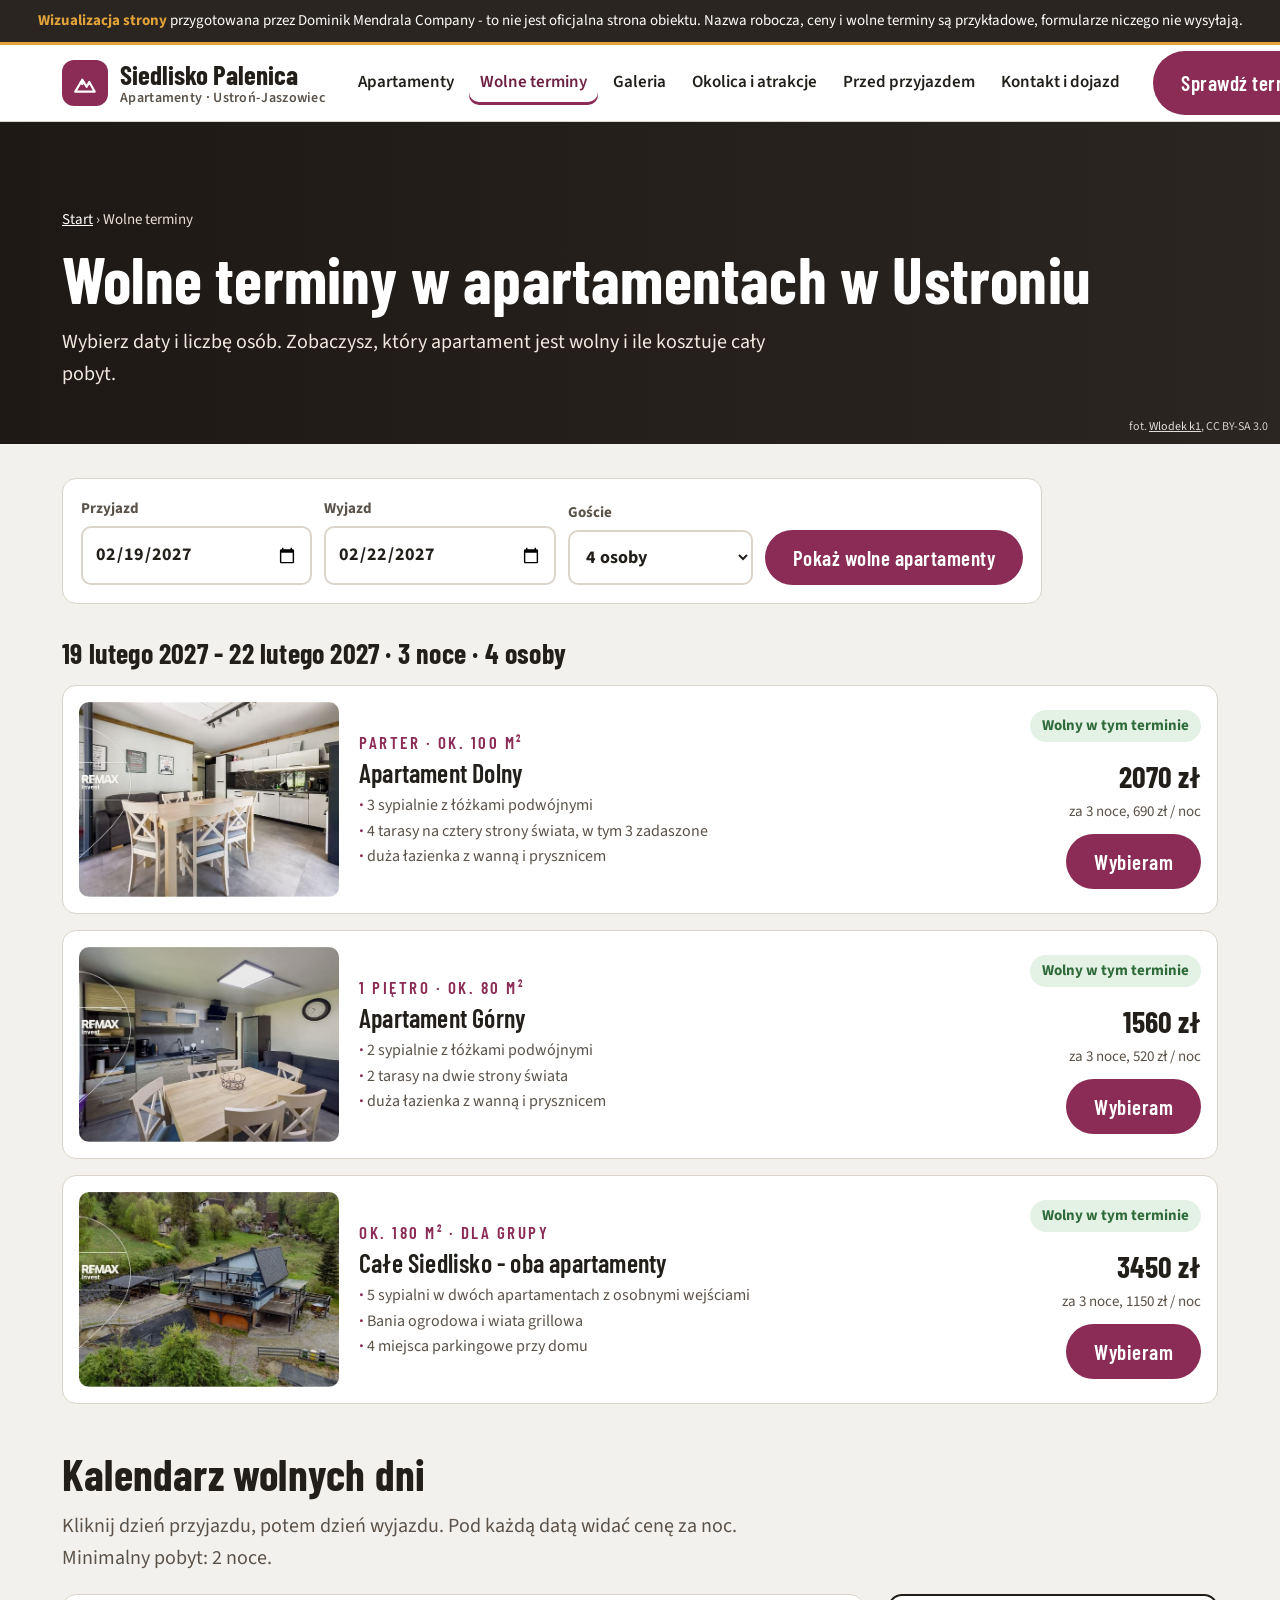
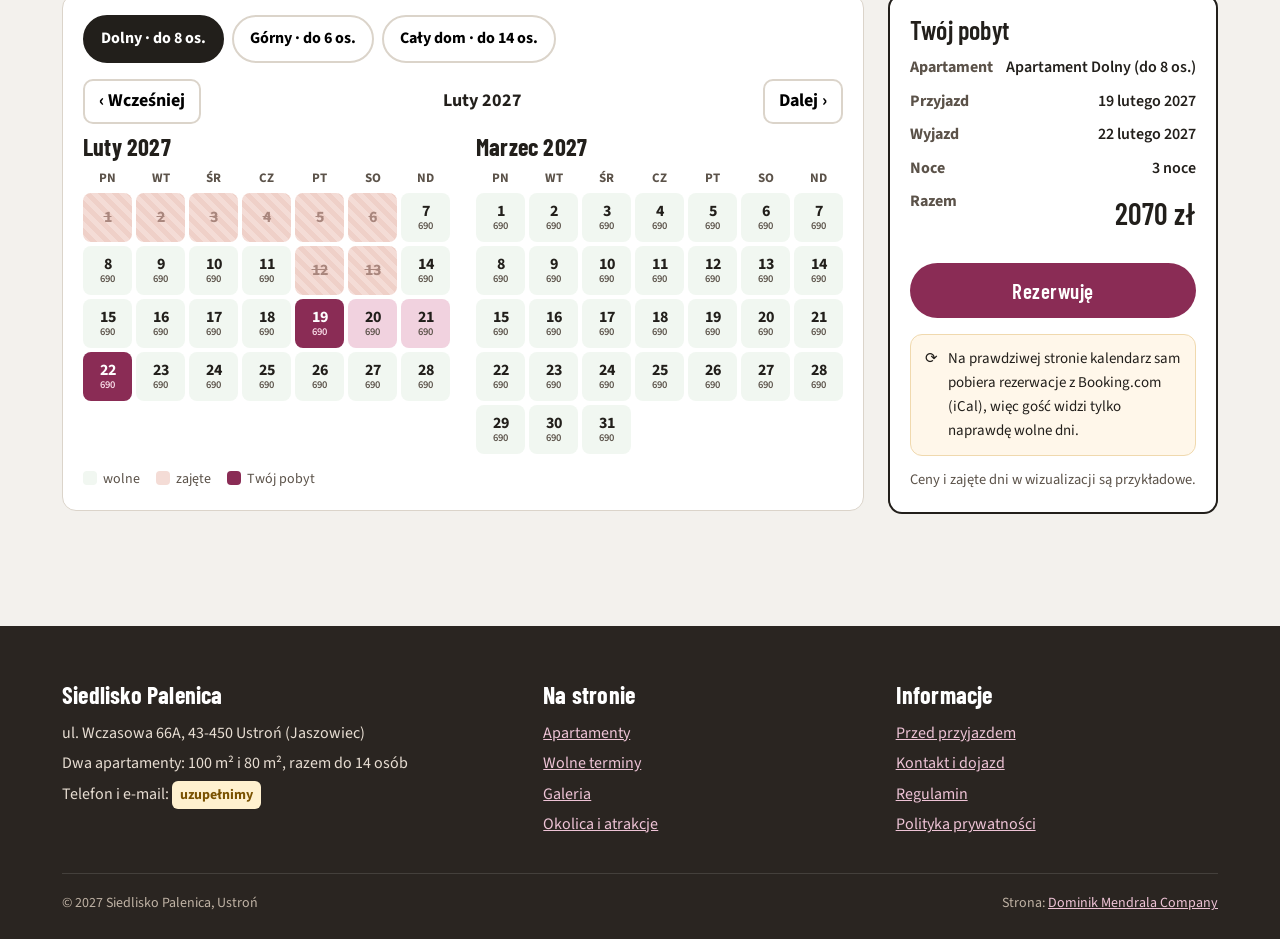
<file: rezerwacja/index.html>
<!DOCTYPE html>
<html lang="pl">
<head>
<meta charset="UTF-8">
<meta name="viewport" content="width=device-width, initial-scale=1">
<title>Wolne terminy i rezerwacja apartamentu w Ustroniu - zima i lato 2027</title>
<meta name="description" content="Sprawdź wolne terminy w apartamentach w Ustroniu-Jaszowcu: wybierz daty i liczbę osób, zobacz cenę za cały pobyt i zarezerwuj bez prowizji portalu.">
<meta name="robots" content="noindex, nofollow">
<link rel="preconnect" href="https://fonts.googleapis.com">
<link rel="preconnect" href="https://fonts.gstatic.com" crossorigin>
<link rel="stylesheet" href="https://fonts.googleapis.com/css2?family=Barlow+Condensed:wght@600;700&family=Source+Sans+3:wght@400;600;700&display=swap">
<link rel="stylesheet" href="../assets/style.css?v=20261124d">
<script>window.UNITS = [{"id":"dolny","name":"Apartament Dolny","kicker":"parter · ok. 100 m²","tab":"Dolny · do 8 os.","max":8,"price":690,"pic":"<img src=\"../img/salon-z-kuchnia-apartament-dolny-ustron-m.jpg\" alt=\"Salon z aneksem kuchennym i stołem w Apartamencie Dolnym\" width=\"640\" height=\"427\" loading=\"lazy\" data-full=\"../img/salon-z-kuchnia-apartament-dolny-ustron.jpg\">","feat":["3 sypialnie z łóżkami podwójnymi","4 tarasy na cztery strony świata, w tym 3 zadaszone","duża łazienka z wanną i prysznicem"]},{"id":"gorny","name":"Apartament Górny","kicker":"1 piętro · ok. 80 m²","tab":"Górny · do 6 os.","max":6,"price":520,"pic":"<img src=\"../img/salon-z-kuchnia-apartament-gorny-ustron-m.jpg\" alt=\"Kuchnia z jadalnią i sofą w Apartamencie Górnym\" width=\"640\" height=\"427\" loading=\"lazy\" data-full=\"../img/salon-z-kuchnia-apartament-gorny-ustron.jpg\">","feat":["2 sypialnie z łóżkami podwójnymi","2 tarasy na dwie strony świata","duża łazienka z wanną i prysznicem"]},{"id":"cale","name":"Całe Siedlisko - oba apartamenty","kicker":"ok. 180 m² · dla grupy","tab":"Cały dom · do 14 os.","max":14,"price":1150,"pic":"<img src=\"../img/dom-z-apartamentami-ustron-jaszowiec-m.jpg\" alt=\"Dom z dwoma apartamentami w Ustroniu-Jaszowcu, widok z ogrodu\" width=\"640\" height=\"427\" loading=\"lazy\" data-full=\"../img/dom-z-apartamentami-ustron-jaszowiec.jpg\">","feat":["5 sypialni w dwóch apartamentach z osobnymi wejściami","Bania ogrodowa i wiata grillowa","4 miejsca parkingowe przy domu"]}];</script>
</head>
<body data-base="../" data-page="rezerwacja">
<div class="demo-bar"><span class="db-long"><b>Wizualizacja strony</b> przygotowana przez Dominik Mendrala Company - to nie jest oficjalna strona obiektu. Nazwa robocza, ceny i wolne terminy są przykładowe, formularze niczego nie wysyłają.</span><span class="db-short"><b>Próbka strony</b> - to nie jest oficjalna strona obiektu, ceny i terminy przykładowe</span></div>
<header>
  <div class="wrap nav">
    <a class="logo" href="../" aria-label="Siedlisko Palenica - strona główna">
      <span class="logo-mark" aria-hidden="true"><svg width="26" height="26" viewBox="0 0 24 24" fill="none" stroke="currentColor" stroke-width="2" stroke-linecap="round" stroke-linejoin="round"><path d="m3 20 6.5-11 4 6.5L16 11l5 9z"/><path d="m8 11.5 1.5 1.5 1.5-1.5"/></svg></span>
      <span class="logo-txt">Siedlisko Palenica<small>Apartamenty · Ustroń-Jaszowiec</small></span>
    </a>
    <ul class="menu"><li><a href="../apartamenty/">Apartamenty</a></li><li><a href="../rezerwacja/" class="on" aria-current="page">Wolne terminy</a></li><li><a href="../galeria/">Galeria</a></li><li><a href="../okolica/">Okolica i atrakcje</a></li><li><a href="../przed-przyjazdem/">Przed przyjazdem</a></li><li><a href="../kontakt/">Kontakt i dojazd</a></li></ul>
    <div class="nav-right"><a class="btn btn-rust" href="../rezerwacja/">Sprawdź terminy</a></div>
    <button class="burger" type="button" aria-label="Menu" aria-expanded="false" onclick="const h=this.closest('header');h.classList.toggle('open');this.setAttribute('aria-expanded',h.classList.contains('open'))"><span></span><span></span><span></span></button>
  </div>
</header>
<main>
<section class="page-hero" style="background-image:url('https://thumb.wikimedia.org/wikipedia/commons/thumb/6/60/Widok_z_g%C3%B3rnej_stacji_wyci%C4%85gu_krzese%C5%82kowego%2C_Czantoria_2018.05.06.jpg/960px-Widok_z_g%C3%B3rnej_stacji_wyci%C4%85gu_krzese%C5%82kowego%2C_Czantoria_2018.05.06.jpg')"><div class="wrap"><div class="crumbs"><a href="../">Start</a> › Wolne terminy</div><h1>Wolne terminy w apartamentach w Ustroniu</h1><p>Wybierz daty i liczbę osób. Zobaczysz, który apartament jest wolny i ile kosztuje cały pobyt.</p></div><div class="photo-credit">fot. <a href="https://commons.wikimedia.org/wiki/File:Widok_z_g%C3%B3rnej_stacji_wyci%C4%85gu_krzese%C5%82kowego,_Czantoria_2018.05.06.jpg" rel="nofollow noopener" target="_blank">Wlodek k1</a>, CC BY-SA 3.0</div></section>
<section style="padding-top:34px"><div class="wrap">
  <form class="search inline" id="searchForm" action="./" method="get">
      <label>Przyjazd<input type="date" id="sIn" name="in" min="2026-12-01" max="2027-11-29" value="2027-02-19" required></label>
      <label>Wyjazd<input type="date" id="sOut" name="out" min="2026-12-02" max="2027-11-30" value="2027-02-22" required></label>
      <label>Goście<select id="sGuests" name="g"><option value="1">1 osoba</option><option value="2">2 osoby</option><option value="3">3 osoby</option><option value="4" selected>4 osoby</option><option value="5">5 osób</option><option value="6">6 osób</option><option value="7">7 osób</option><option value="8">8 osób</option><option value="9">9 osób</option><option value="10">10 osób</option><option value="11">11 osób</option><option value="12">12 osób</option><option value="13">13 osób</option><option value="14">14 osób</option></select></label>
      <button class="btn btn-rust" type="submit">Pokaż wolne apartamenty</button>
    </form>
  <h2 class="results-head" id="resultsHead"></h2>
  <div id="results"></div>
  <h2 id="kalendarz" style="margin-top:46px;scroll-margin-top:100px">Kalendarz wolnych dni</h2>
  <p class="lead">Kliknij dzień przyjazdu, potem dzień wyjazdu. Pod każdą datą widać cenę za noc. Minimalny pobyt: 2 noce.</p>
  <div class="cal-wrap">
    <div class="cal">
      <div class="tabs" id="tabs"></div>
      <div class="cal-nav"><button type="button" id="prev" aria-label="Poprzedni miesiąc">‹ Wcześniej</button><b id="calTitle" style="text-transform:capitalize"></b><button type="button" id="next" aria-label="Następny miesiąc">Dalej ›</button></div>
      <div class="months" id="months"></div>
      <div class="legend"><span><i style="background:#f1f7f1"></i>wolne</span><span><i style="background:#f4dcd6"></i>zajęte</span><span><i style="background:var(--rust)"></i>Twój pobyt</span></div>
    </div>
    <aside class="summary">
      <h3>Twój pobyt</h3>
      <dl><dt>Apartament</dt><dd id="sumUnit"></dd><dt>Przyjazd</dt><dd id="sumIn"></dd><dt>Wyjazd</dt><dd id="sumOut"></dd><dt>Noce</dt><dd id="sumNights"></dd><dt>Razem</dt><dd class="tot" id="sumTotal"></dd></dl>
      <p class="note" id="sumHint" style="color:var(--bad);font-weight:700"></p>
      <button class="btn btn-rust" style="width:100%;margin-top:14px" id="bookBtn" type="button" disabled>Rezerwuję</button>
      <div class="sync"><span aria-hidden="true">⟳</span><span>Na prawdziwej stronie kalendarz sam pobiera rezerwacje z Booking.com (iCal), więc gość widzi tylko naprawdę wolne dni.</span></div>
      <p class="note">Ceny i zajęte dni w wizualizacji są przykładowe.</p>
    </aside>
  </div>
</div></section>
</main>
<footer>
  <div class="wrap">
    <div class="foot">
      <div>
        <h4>Siedlisko Palenica</h4>
        <p>ul. Wczasowa 66A, 43-450 Ustroń (Jaszowiec)<br>Dwa apartamenty: 100 m² i 80 m², razem do 14 osób<br>Telefon i e-mail: <span class="todo">uzupełnimy</span></p>
      </div>
      <div>
        <h4>Na stronie</h4>
        <p><a href="../apartamenty/">Apartamenty</a><br><a href="../rezerwacja/">Wolne terminy</a><br><a href="../galeria/">Galeria</a><br><a href="../okolica/">Okolica i atrakcje</a></p>
      </div>
      <div>
        <h4>Informacje</h4>
        <p><a href="../przed-przyjazdem/">Przed przyjazdem</a><br><a href="../kontakt/">Kontakt i dojazd</a><br><a href="#">Regulamin</a><br><a href="#">Polityka prywatności</a></p>
      </div>
    </div>
    <div class="copy"><span>© 2027 Siedlisko Palenica, Ustroń</span><span>Strona: <a href="https://dmcompany.com.pl">Dominik Mendrala Company</a></span></div>
  </div>
</footer>
<a class="btn btn-rust mobile-cta" href="../rezerwacja/">Sprawdź wolne terminy</a>
<div class="modal" id="modal" role="dialog" aria-label="Rezerwacja">
  <div class="modal-box">
    <button class="x" id="mClose" aria-label="Zamknij">×</button>
    <div id="mForm">
      <h3>Rezerwacja</h3>
      <div class="mini" id="mSummary"></div>
      <form id="bookForm">
        <label class="f">Imię i nazwisko<input required autocomplete="name" placeholder="Jan Kowalski"></label>
        <label class="f">E-mail<input type="email" required autocomplete="email" placeholder="jan.kowalski@example.com"></label>
        <label class="f">Telefon<input type="tel" required autocomplete="tel" placeholder="500 000 000"></label>
        <label class="f">Uwagi (np. rowery, pies, godzina przyjazdu)<textarea rows="3"></textarea></label>
        <label class="chk"><input type="checkbox" required> Znam regulamin i politykę prywatności. Dane z formularza służą tylko do obsługi rezerwacji.</label>
        <button class="btn btn-rust" style="width:100%;margin-top:16px" type="submit">Wyślij rezerwację</button>
      </form>
    </div>
    <div class="ok-msg" id="mOk"><div class="ico">✓</div><h3>Dziękujemy!</h3><p class="muted" style="margin-top:8px">Na prawdziwej stronie gość dostaje tu potwierdzenie, a właściciel maila z rezerwacją, a termin blokuje się też na Bookingu. W wizualizacji nic nie zostało wysłane.</p></div>
  </div>
</div>
<script src="../assets/app.js?v=20261124d"></script>
</body>
</html>
</file>
<file: assets/style.css>
/* Wizualizacja - Siedlisko Palenica, Ustroń. Kolory: grafit, borówka, kamień. Czcionki: Barlow Condensed + Source Sans 3. */
:root{
  --ink:#221f1b; --muted:#5b5249; --rust:#8a2c55; --rust-d:#6c1f41; --sand:#f3f1ed; --sand-2:#e8e3dc;
  --line:#dbd4ca; --paper:#fff; --night:#2a2521; --amber:#e3a33b; --ok:#2f6b3a; --bad:#9b2c1c;
  --r:14px; --shadow:0 10px 30px rgba(34,31,27,.12);
  --head:'Barlow Condensed',system-ui,sans-serif; --body:'Source Sans 3',system-ui,sans-serif;
}
*{box-sizing:border-box;margin:0;padding:0}
html{scroll-behavior:smooth}
body{font-family:var(--body);font-size:18px;line-height:1.6;color:var(--ink);background:var(--sand);-webkit-font-smoothing:antialiased}
img{max-width:100%;display:block}
a{color:var(--rust-d)}
h1,h2,h3,h4{font-family:var(--head);line-height:1.1;letter-spacing:.2px}
h1{font-size:clamp(38px,5.4vw,64px);font-weight:700}
h2{font-size:clamp(32px,3.6vw,44px);font-weight:700}
h3{font-size:26px;font-weight:600}
.wrap{max-width:1200px;margin:0 auto;padding:0 22px}
section{padding:72px 0}
.kicker{font-family:var(--head);font-weight:600;font-size:17px;letter-spacing:2.5px;text-transform:uppercase;color:var(--rust)}
.lead{font-size:20px;color:var(--muted);max-width:760px;margin-top:12px}
.muted{color:var(--muted)}
.btn{white-space:nowrap;display:inline-flex;align-items:center;justify-content:center;gap:8px;font-family:var(--head);font-size:21px;font-weight:600;letter-spacing:.5px;padding:13px 26px;border-radius:999px;border:2px solid transparent;cursor:pointer;text-decoration:none;transition:.15s}
.btn-rust{background:var(--rust);color:#fff}
.btn-rust:hover{background:var(--rust-d)}
.btn-line{background:transparent;color:var(--ink);border-color:var(--ink)}
.btn-line:hover{background:var(--ink);color:#fff}
.btn-light{background:#fff;color:var(--ink)}
.btn[disabled]{opacity:.45;cursor:not-allowed}

/* pasek próbki */
.demo-bar{background:var(--night);color:#fff;font-size:15px;padding:9px 16px;text-align:center;border-bottom:3px solid var(--amber)}
.demo-bar b{color:var(--amber)}
.db-short{display:none}

/* nagłówek */
header{background:var(--paper);border-bottom:1px solid var(--line);position:sticky;top:0;z-index:40}
.nav{display:flex;align-items:center;gap:22px;height:76px}
.logo{display:flex;align-items:center;gap:12px;text-decoration:none;color:var(--ink)}
.logo-mark{width:46px;height:46px;border-radius:12px;background:var(--rust);color:#fff;display:grid;place-items:center}
.logo-txt{font-family:var(--head);font-size:27px;font-weight:700;line-height:1;white-space:nowrap}
.logo-txt small{display:block;white-space:nowrap;font-family:var(--body);font-size:14px;font-weight:600;color:var(--muted);letter-spacing:.3px;margin-top:3px}
.menu{display:flex;list-style:none;gap:4px;margin-left:auto}
.menu a{display:block;white-space:nowrap;padding:8px 11px;border-radius:10px;text-decoration:none;color:var(--ink);font-weight:600;font-size:17px}
.menu a:hover{background:var(--sand)}
.menu a.on{color:var(--rust-d);box-shadow:inset 0 -3px 0 var(--rust)}
.burger{display:none;margin-left:auto;background:none;border:0;width:48px;height:48px;cursor:pointer;flex-direction:column;justify-content:center;gap:6px;align-items:center}
.burger span{display:block;width:28px;height:3px;background:var(--ink);border-radius:3px;transition:.2s}

/* hero startowy */
.hero{position:relative;min-height:640px;display:flex;align-items:flex-end;color:#fff;background:#3a332d center/cover no-repeat}
.hero::before{content:"";position:absolute;inset:0;background:linear-gradient(90deg,rgba(25,21,18,.86) 0%,rgba(25,21,18,.55) 48%,rgba(25,21,18,.15) 100%)}
.hero .wrap{position:relative;width:100%;padding-top:90px;padding-bottom:40px}
.hero h1{max-width:760px}
.hero p.sub{font-size:21px;max-width:640px;margin-top:16px;color:#f3ece4}
.hero .chips{display:flex;flex-wrap:wrap;gap:10px;margin-top:22px}
.chip{display:inline-flex;align-items:center;gap:7px;background:rgba(255,255,255,.14);border:1px solid rgba(255,255,255,.35);padding:7px 14px;border-radius:999px;font-weight:600;font-size:16px}
.photo-credit{position:absolute;right:12px;bottom:8px;font-size:12px;color:#eee;opacity:.85;z-index:2}
.photo-credit a{color:#fff}

/* wyszukiwarka */
.search{display:grid;grid-template-columns:1fr 1fr .8fr auto;gap:12px;background:var(--paper);color:var(--ink);padding:18px;border-radius:var(--r);box-shadow:var(--shadow);margin-top:34px;max-width:980px;align-items:end}
.search label{display:flex;flex-direction:column;font-size:15px;font-weight:700;color:var(--muted);gap:5px}
.search input,.search select{font:inherit;font-size:18px;color:var(--ink);padding:12px 12px;border:2px solid var(--line);border-radius:10px;background:#fff;min-height:52px}
.search input:focus,.search select:focus{outline:none;border-color:var(--rust)}
.search .btn{min-height:52px}
.search.inline{margin-top:0;box-shadow:none;border:1px solid var(--line)}

/* pas faktów */
.facts{background:var(--paper);border-bottom:1px solid var(--line)}
.facts .wrap{display:grid;grid-template-columns:repeat(4,1fr);gap:0}
.fact{padding:22px 18px;border-right:1px solid var(--line)}
.fact:last-child{border-right:0}
.fact b{display:block;font-family:var(--head);font-size:34px;color:var(--rust);line-height:1}
.fact span{font-size:16px;color:var(--muted);font-weight:600}

/* apartamenty - karty */
.apt-pair{display:grid;grid-template-columns:1fr 1fr;gap:26px;margin-top:34px}
.apt{background:var(--paper);border-radius:var(--r);overflow:hidden;border:1px solid var(--line);display:flex;flex-direction:column}
.apt .pic{position:relative;aspect-ratio:16/10;background:var(--sand-2)}
.apt .pic img{width:100%;height:100%;object-fit:cover}
.apt .tag{position:absolute;left:14px;top:14px;background:var(--ink);color:#fff;font-family:var(--head);font-size:18px;padding:4px 12px;border-radius:8px}
.apt .body{padding:22px 24px 24px;display:flex;flex-direction:column;gap:10px;flex:1}
.apt .specs{display:flex;flex-wrap:wrap;gap:8px}
.apt .specs span{background:var(--sand);border:1px solid var(--line);padding:4px 12px;border-radius:8px;font-size:16px;font-weight:600}
.apt .from{margin-top:auto;display:flex;align-items:center;justify-content:space-between;gap:12px;flex-wrap:wrap;padding-top:12px;border-top:1px dashed var(--line)}
.apt .from b{font-family:var(--head);font-size:30px}

/* placeholder zdjęcia */
.ph{width:100%;height:100%;min-height:200px;display:grid;place-items:center;text-align:center;padding:20px;background:repeating-linear-gradient(45deg,#ebe6df,#ebe6df 14px,#e4ded6 14px,#e4ded6 28px);color:var(--muted);font-weight:700;font-size:16px}
.ph small{display:block;font-weight:600;font-size:14px}

/* udogodnienia */
.amen{display:grid;grid-template-columns:repeat(3,1fr);gap:16px;margin-top:30px}
.am{background:var(--paper);border:1px solid var(--line);border-radius:var(--r);padding:20px;display:flex;gap:14px;align-items:flex-start}
.am .ic{flex:0 0 46px;height:46px;border-radius:12px;background:var(--sand);display:grid;place-items:center;color:var(--rust)}
.am h3{font-size:22px}
.am p{font-size:16px;color:var(--muted);margin-top:2px}

/* dwa sezony */
.seasons{display:grid;grid-template-columns:1fr 1fr;gap:26px;margin-top:30px}
.season{position:relative;border-radius:var(--r);overflow:hidden;min-height:360px;color:#fff;display:flex;align-items:flex-end;background:#3a332d center/cover}
.season::before{content:"";position:absolute;inset:0;background:linear-gradient(180deg,rgba(0,0,0,0) 20%,rgba(20,16,13,.88))}
.season .in{position:relative;padding:26px}
.season ul{list-style:none;margin-top:10px}
.season li{padding:3px 0;font-size:17px}
.season li b{color:var(--amber)}
.season .cr{position:absolute;top:10px;right:12px;font-size:12px;opacity:.9;z-index:2}
.season .cr a{color:#fff}

/* atrakcje */
.attr-grid{display:grid;grid-template-columns:repeat(3,1fr);gap:22px;margin-top:30px}
.attr{background:var(--paper);border-radius:var(--r);overflow:hidden;border:1px solid var(--line);display:flex;flex-direction:column}
.attr figure{position:relative;aspect-ratio:3/2;background:var(--sand-2)}
.attr figure img{width:100%;height:100%;object-fit:cover}
.attr figcaption{position:absolute;left:0;right:0;bottom:0;background:linear-gradient(0deg,rgba(0,0,0,.7),transparent);color:#fff;font-size:12px;padding:16px 10px 6px}
.attr figcaption a{color:#fff}
.attr .attr-body{padding:18px 20px 22px}
.dist{display:flex;flex-wrap:wrap;gap:6px;margin-bottom:8px}
.dist span{font-size:14px;font-weight:700;background:var(--sand);border:1px solid var(--line);border-radius:999px;padding:3px 10px;color:var(--rust-d)}
.attr p{font-size:16.5px;color:var(--muted);margin-top:6px}
.attr .src{font-size:13px;margin-top:8px}
.group-title{margin-top:56px}

/* pas grupy */
.band{background:var(--ink);color:#fff;border-radius:var(--r);padding:42px;display:grid;grid-template-columns:1.4fr 1fr;gap:30px;align-items:center}
.band p{color:#e8dfd5;margin-top:10px}
.band ul{list-style:none;display:grid;gap:8px}
.band li{background:rgba(255,255,255,.08);border-radius:10px;padding:10px 14px;font-weight:600}

/* strona podstrony - nagłówek */
.page-hero{color:#fff;background:#3a332d center/cover;position:relative;padding:86px 0 54px}
.page-hero::before{content:"";position:absolute;inset:0;background:linear-gradient(90deg,rgba(25,21,18,.88),rgba(25,21,18,.45))}
.page-hero .wrap{position:relative}
.page-hero p{font-size:20px;max-width:720px;margin-top:12px;color:#f1e9df}
.crumbs{font-size:15px;margin-bottom:12px;color:#e9dfd3}
.crumbs a{color:#fff}

/* apartament - szczegóły */
.apt-detail{display:grid;grid-template-columns:1.25fr 1fr;gap:34px;align-items:start;margin-top:10px}
.apt-detail + .apt-detail{margin-top:70px;padding-top:60px;border-top:2px solid var(--line)}
.strip{display:grid;grid-template-columns:2fr 1fr;grid-template-rows:1fr 1fr;gap:10px;height:440px}
.strip > *{border-radius:12px;overflow:hidden;background:var(--sand-2)}
.strip > *:first-child{grid-row:1/3}
.strip img{width:100%;height:100%;object-fit:cover}
table.spec{width:100%;border-collapse:collapse;background:var(--paper);border-radius:var(--r);overflow:hidden;border:1px solid var(--line);margin-top:18px}
table.spec th,table.spec td{text-align:left;padding:12px 16px;border-bottom:1px solid var(--line);font-size:17px;vertical-align:top}
table.spec th{width:40%;color:var(--muted);font-weight:700;background:#fbf8f4}
table.spec tr:last-child th,table.spec tr:last-child td{border-bottom:0}
.equip{columns:2;gap:24px;margin-top:14px;list-style:none}
.equip li{padding:4px 0 4px 26px;position:relative;break-inside:avoid;font-size:17px}
.equip li::before{content:"";position:absolute;left:2px;top:12px;width:12px;height:12px;border-radius:3px;background:var(--rust)}
.price-box{background:var(--paper);border:2px solid var(--ink);border-radius:var(--r);padding:20px;margin-top:20px;display:flex;justify-content:space-between;align-items:center;gap:14px;flex-wrap:wrap}
.price-box b{font-family:var(--head);font-size:32px}

/* rezerwacja */
.results-head{font-family:var(--head);font-size:28px;margin:34px 0 16px}
.result{display:grid;grid-template-columns:260px 1fr 250px;gap:20px;background:var(--paper);border:1px solid var(--line);border-radius:var(--r);padding:16px;margin-bottom:16px;align-items:center}
.result .rp{border-radius:10px;overflow:hidden;aspect-ratio:4/3;background:var(--sand-2)}
.result .rp img{width:100%;height:100%;object-fit:cover}
.result h3{font-size:26px}
.result ul{list-style:none;margin-top:6px}
.result li{font-size:16px;color:var(--muted)}
.result li::before{content:"· ";color:var(--rust);font-weight:700}
.r-side{text-align:right;display:flex;flex-direction:column;gap:10px;align-items:flex-end}
.avail{font-weight:700;font-size:15px;padding:4px 12px;border-radius:999px}
.avail.free{background:#e4f1e5;color:var(--ok)}
.avail.taken{background:#f6e0db;color:var(--bad)}
.result.taken{opacity:.75}
.price{font-size:15px;color:var(--muted)}
.price b{font-family:var(--head);font-size:30px;color:var(--ink)}
.cal-wrap{display:grid;grid-template-columns:1fr 330px;gap:24px;margin-top:20px;align-items:start}
.cal{background:var(--paper);border:1px solid var(--line);border-radius:var(--r);padding:20px}
.tabs{display:flex;flex-wrap:wrap;gap:8px;margin-bottom:16px}
.tab{font:inherit;font-weight:700;font-size:16px;padding:9px 16px;border-radius:999px;border:2px solid var(--line);background:#fff;cursor:pointer}
.tab.on{background:var(--ink);border-color:var(--ink);color:#fff}
.cal-nav{display:flex;justify-content:space-between;align-items:center;margin-bottom:10px}
.cal-nav button{font:inherit;font-weight:700;border:2px solid var(--line);background:#fff;border-radius:10px;padding:6px 14px;cursor:pointer}
.cal-nav button[disabled]{opacity:.35;cursor:default}
.months{display:grid;grid-template-columns:1fr 1fr;gap:26px}
.month h4{font-family:var(--head);font-size:24px;text-transform:capitalize;margin-bottom:8px}
.grid{display:grid;grid-template-columns:repeat(7,1fr);gap:4px}
.dow{text-align:center;font-size:13px;font-weight:700;color:var(--muted);text-transform:uppercase}
.day{font:inherit;font-weight:700;font-size:16px;border:0;border-radius:8px;background:#f1f7f1;color:var(--ink);aspect-ratio:1/1;cursor:pointer;display:flex;flex-direction:column;align-items:center;justify-content:center;line-height:1.1}
.day small{font-size:10.5px;font-weight:600;color:var(--muted)}
.day:hover:not([disabled]){outline:2px solid var(--rust)}
.day.busy{background:repeating-linear-gradient(45deg,#f4dcd6,#f4dcd6 5px,#efd0c8 5px,#efd0c8 10px);color:#a9867d;text-decoration:line-through;cursor:not-allowed}
.day.off,.day.past{background:#f3efea;color:#c5bab0;cursor:not-allowed}
.day.empty{background:none}
.day.start,.day.end{background:var(--rust);color:#fff}
.day.start small,.day.end small{color:#f9dce8}
.day.in-range{background:#f1d2df}
.legend{display:flex;flex-wrap:wrap;gap:16px;margin-top:14px;font-size:14px;color:var(--muted)}
.legend i{display:inline-block;width:14px;height:14px;border-radius:4px;vertical-align:-2px;margin-right:6px}
.summary{background:var(--paper);border:2px solid var(--ink);border-radius:var(--r);padding:20px;position:sticky;top:96px}
.summary h3{margin-bottom:10px}
.summary dl{display:grid;grid-template-columns:auto 1fr;gap:8px 12px;font-size:16px}
.summary dt{color:var(--muted);font-weight:700}
.summary dd{text-align:right;font-weight:600}
.summary .tot{font-family:var(--head);font-size:30px}
.note{font-size:14.5px;color:var(--muted);margin-top:12px}
.sync{display:flex;gap:10px;align-items:flex-start;background:#fff7ea;border:1px solid #f0d9ae;border-radius:12px;padding:12px 14px;margin-top:16px;font-size:15px}

/* modal i lightbox */
.modal,.lightbox{position:fixed;inset:0;background:rgba(20,16,13,.72);display:none;align-items:center;justify-content:center;z-index:100;padding:16px}
.modal.on,.lightbox.on{display:flex}
.modal-box{background:#fff;border-radius:var(--r);max-width:520px;width:100%;padding:28px;position:relative;max-height:92vh;overflow:auto}
.x{position:absolute;right:12px;top:8px;border:0;background:none;font-size:34px;cursor:pointer;color:var(--muted)}
.mini{background:var(--sand);border-radius:10px;padding:12px 14px;margin:12px 0 6px;font-size:16px}
.f{display:flex;flex-direction:column;font-weight:700;font-size:15px;color:var(--muted);margin-top:12px;gap:5px}
.f input,.f textarea,.f select{font:inherit;font-size:17px;color:var(--ink);border:2px solid var(--line);border-radius:10px;padding:11px 12px}
.chk{display:flex;gap:10px;font-size:14.5px;margin-top:14px;align-items:flex-start;color:var(--muted)}
.chk input{margin-top:4px;width:18px;height:18px}
.ok-msg{display:none;text-align:center;padding:10px 0}
.ok-msg .ico{width:64px;height:64px;border-radius:50%;background:#e4f1e5;color:var(--ok);display:grid;place-items:center;font-size:34px;margin:0 auto 10px}
.lightbox img{max-height:86vh;max-width:92vw;border-radius:10px}
.lb-btn,.lb-close{position:absolute;background:rgba(255,255,255,.15);color:#fff;border:0;font-size:40px;width:56px;height:56px;border-radius:50%;cursor:pointer}
.lb-prev{left:16px}.lb-next{right:16px}.lb-close{top:16px;right:16px;font-size:34px}

/* galeria */
.gal{display:grid;grid-template-columns:repeat(4,1fr);gap:10px;margin-top:26px}
.gal button{border:0;padding:0;border-radius:10px;overflow:hidden;cursor:zoom-in;aspect-ratio:4/3;background:var(--sand-2)}
.gal button:nth-child(5n+1){grid-column:span 2;grid-row:span 2;aspect-ratio:auto}
.gal img{width:100%;height:100%;object-fit:cover;transition:.3s}
.gal button:hover img{transform:scale(1.04)}

/* zasady, pytania */
.rules{display:grid;grid-template-columns:1fr 1fr;gap:30px;align-items:start}
details{background:var(--paper);border:1px solid var(--line);border-radius:12px;padding:16px 20px;margin-top:12px}
summary{font-weight:700;cursor:pointer;font-size:18px}
details p{margin-top:10px;color:var(--muted)}
.todo{display:inline-block;background:#fff1cf;color:#7a5200;border-radius:6px;padding:1px 8px;font-size:14px;font-weight:700}

/* kontakt */
.contact-grid{display:grid;grid-template-columns:1fr 1.2fr;gap:28px;align-items:start}
.contact-card{background:var(--paper);border:1px solid var(--line);border-radius:var(--r);padding:26px;display:grid;gap:18px}
.map{border-radius:var(--r);overflow:hidden;border:1px solid var(--line);min-height:420px;background:var(--sand-2)}
.map iframe{width:100%;height:100%;min-height:420px;border:0}

/* stopka */
footer{background:var(--night);color:#e7ddd2;padding:56px 0 24px;margin-top:40px}
.foot{display:grid;grid-template-columns:1.4fr 1fr 1fr;gap:30px}
footer h4{font-size:24px;color:#fff;margin-bottom:10px}
footer a{color:#eec3d6}
footer p{font-size:16px;line-height:1.9}
.copy{display:flex;justify-content:space-between;gap:16px;flex-wrap:wrap;border-top:1px solid rgba(255,255,255,.12);margin-top:34px;padding-top:18px;font-size:14px;color:#bfb2a4}
.mobile-cta{display:none}

/* telefon */
@media (max-width:1140px){
  .menu{display:none;position:absolute;left:0;right:0;top:76px;background:#fff;flex-direction:column;padding:10px 16px 20px;border-bottom:2px solid var(--line);box-shadow:0 14px 24px rgba(0,0,0,.12)}
  header.open .menu{display:flex}
  .menu a{font-size:20px;padding:14px 12px;border-bottom:1px solid var(--sand-2)}
  .burger{display:flex}
  header.open .burger span:nth-child(1){transform:translateY(9px) rotate(45deg)}
  header.open .burger span:nth-child(2){opacity:0}
  header.open .burger span:nth-child(3){transform:translateY(-9px) rotate(-45deg)}
  .nav-right{display:none}
}
@media (max-width:980px){
  .search{grid-template-columns:1fr 1fr}
  .search .btn{grid-column:1/-1}
  .facts .wrap{grid-template-columns:1fr 1fr}
  .fact:nth-child(2){border-right:0}
  .fact:nth-child(-n+2){border-bottom:1px solid var(--line)}
  .apt-pair,.seasons,.band,.apt-detail,.cal-wrap,.rules,.contact-grid,.foot{grid-template-columns:1fr}
  .amen,.attr-grid{grid-template-columns:1fr 1fr}
  .result{grid-template-columns:200px 1fr}
  .r-side{grid-column:1/-1;flex-direction:row;justify-content:space-between;align-items:center;text-align:left;flex-wrap:wrap}
  .summary{position:static}
  .gal{grid-template-columns:repeat(2,1fr)}
}
@media (max-width:640px){
  body{font-size:18px}
  section{padding:52px 0}
  .wrap{padding:0 18px}
  .db-long{display:none}.db-short{display:inline}
  .demo-bar{font-size:14px}
  .nav{height:68px}
  .menu{top:68px}
  .logo-txt{font-size:23px}
  .logo-mark{width:40px;height:40px}
  .hero{min-height:0}
  .hero .wrap{padding-top:56px;padding-bottom:26px}
  .hero::before{background:linear-gradient(180deg,rgba(25,21,18,.55),rgba(25,21,18,.9))}
  .hero p.sub{font-size:19px}
  .search{grid-template-columns:1fr;padding:16px}
  .facts .wrap{padding:0}
  .fact b{font-size:30px}
  .amen,.attr-grid{grid-template-columns:1fr}
  .band{padding:28px 22px}
  .strip{height:auto;grid-template-columns:1fr 1fr;grid-template-rows:220px 120px}
  .strip > *:first-child{grid-column:1/3;grid-row:1}
  .equip{columns:1}
  .result{grid-template-columns:1fr}
  .months{grid-template-columns:1fr}
  .month + .month{display:none}
  .day{font-size:17px}
  .gal{grid-template-columns:1fr 1fr}
  .gal button:nth-child(5n+1){grid-column:span 2;grid-row:auto;aspect-ratio:4/3}
  .mobile-cta{display:flex;position:fixed;left:12px;right:12px;bottom:12px;z-index:50;box-shadow:0 10px 24px rgba(0,0,0,.3)}
  footer{padding-bottom:90px}
  table.spec th,table.spec td{padding:10px 12px;font-size:16px}
  table.spec th{width:44%}
}
</file>
